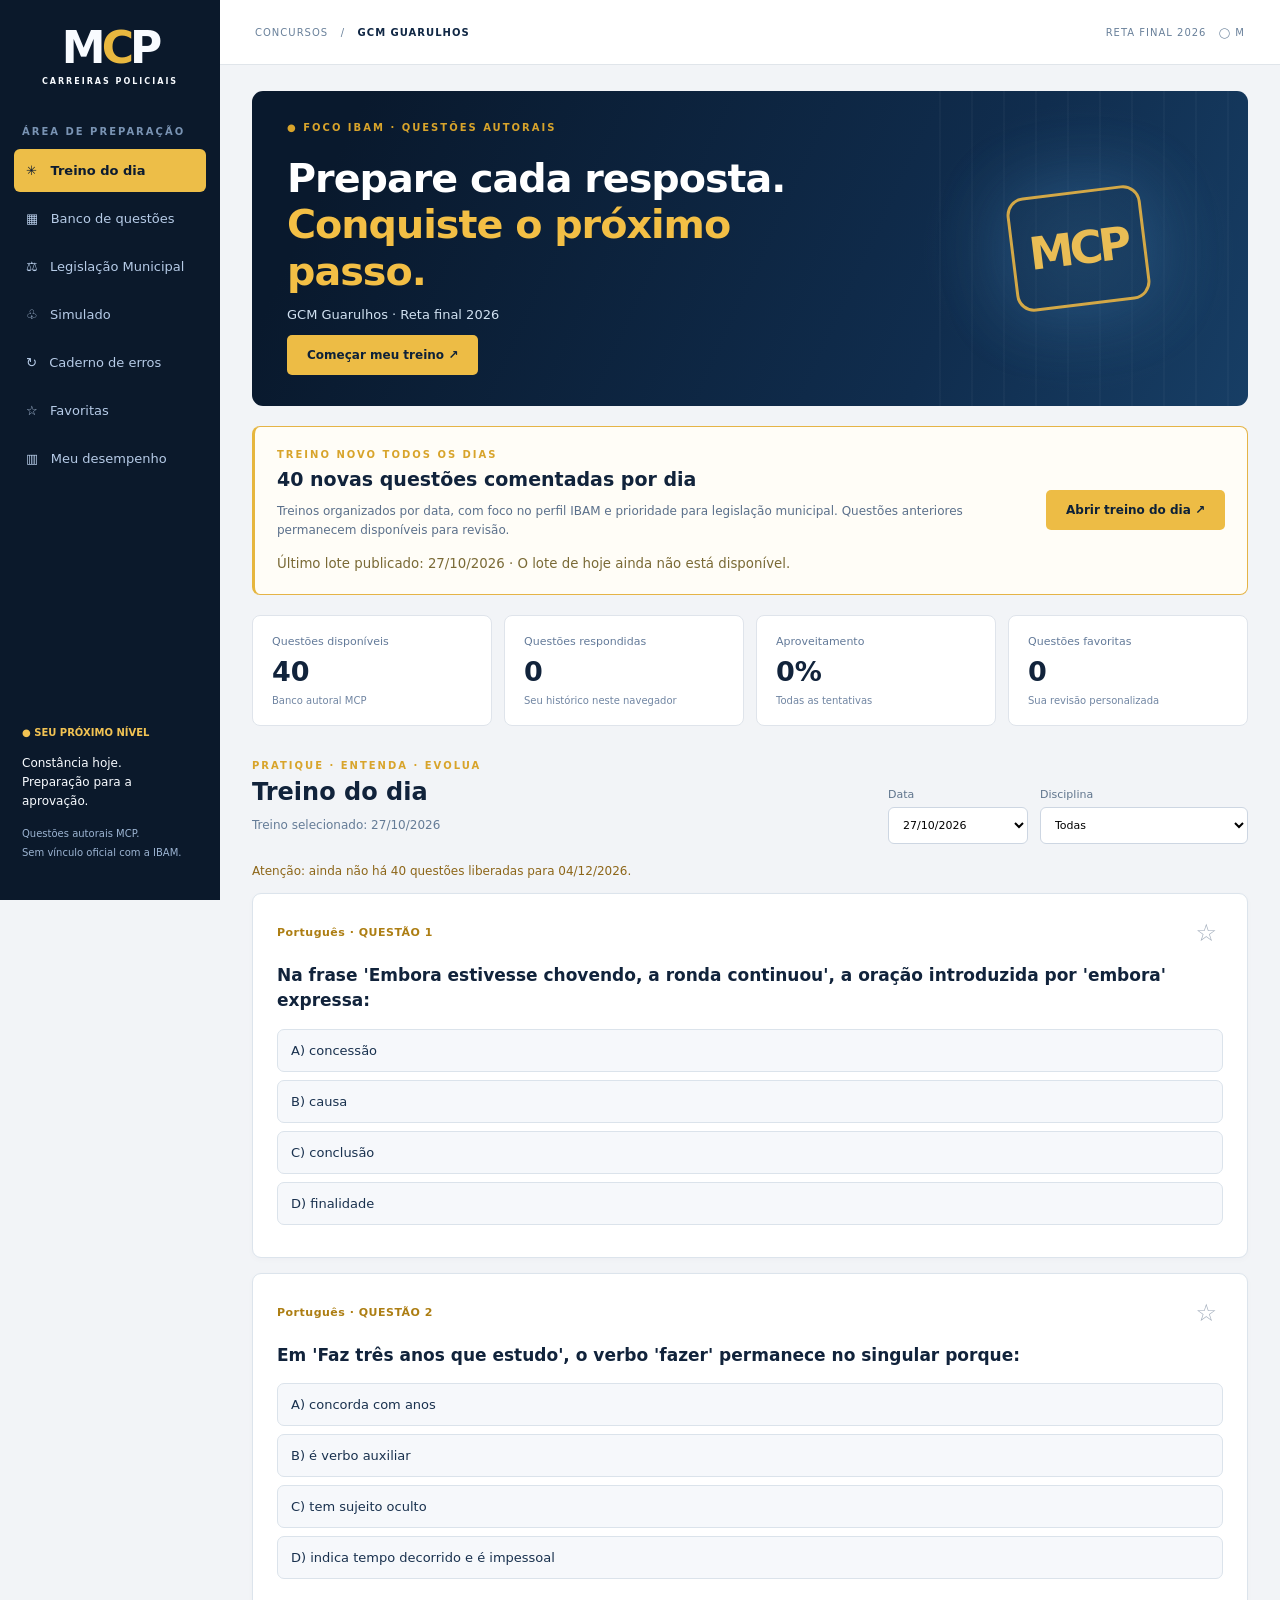
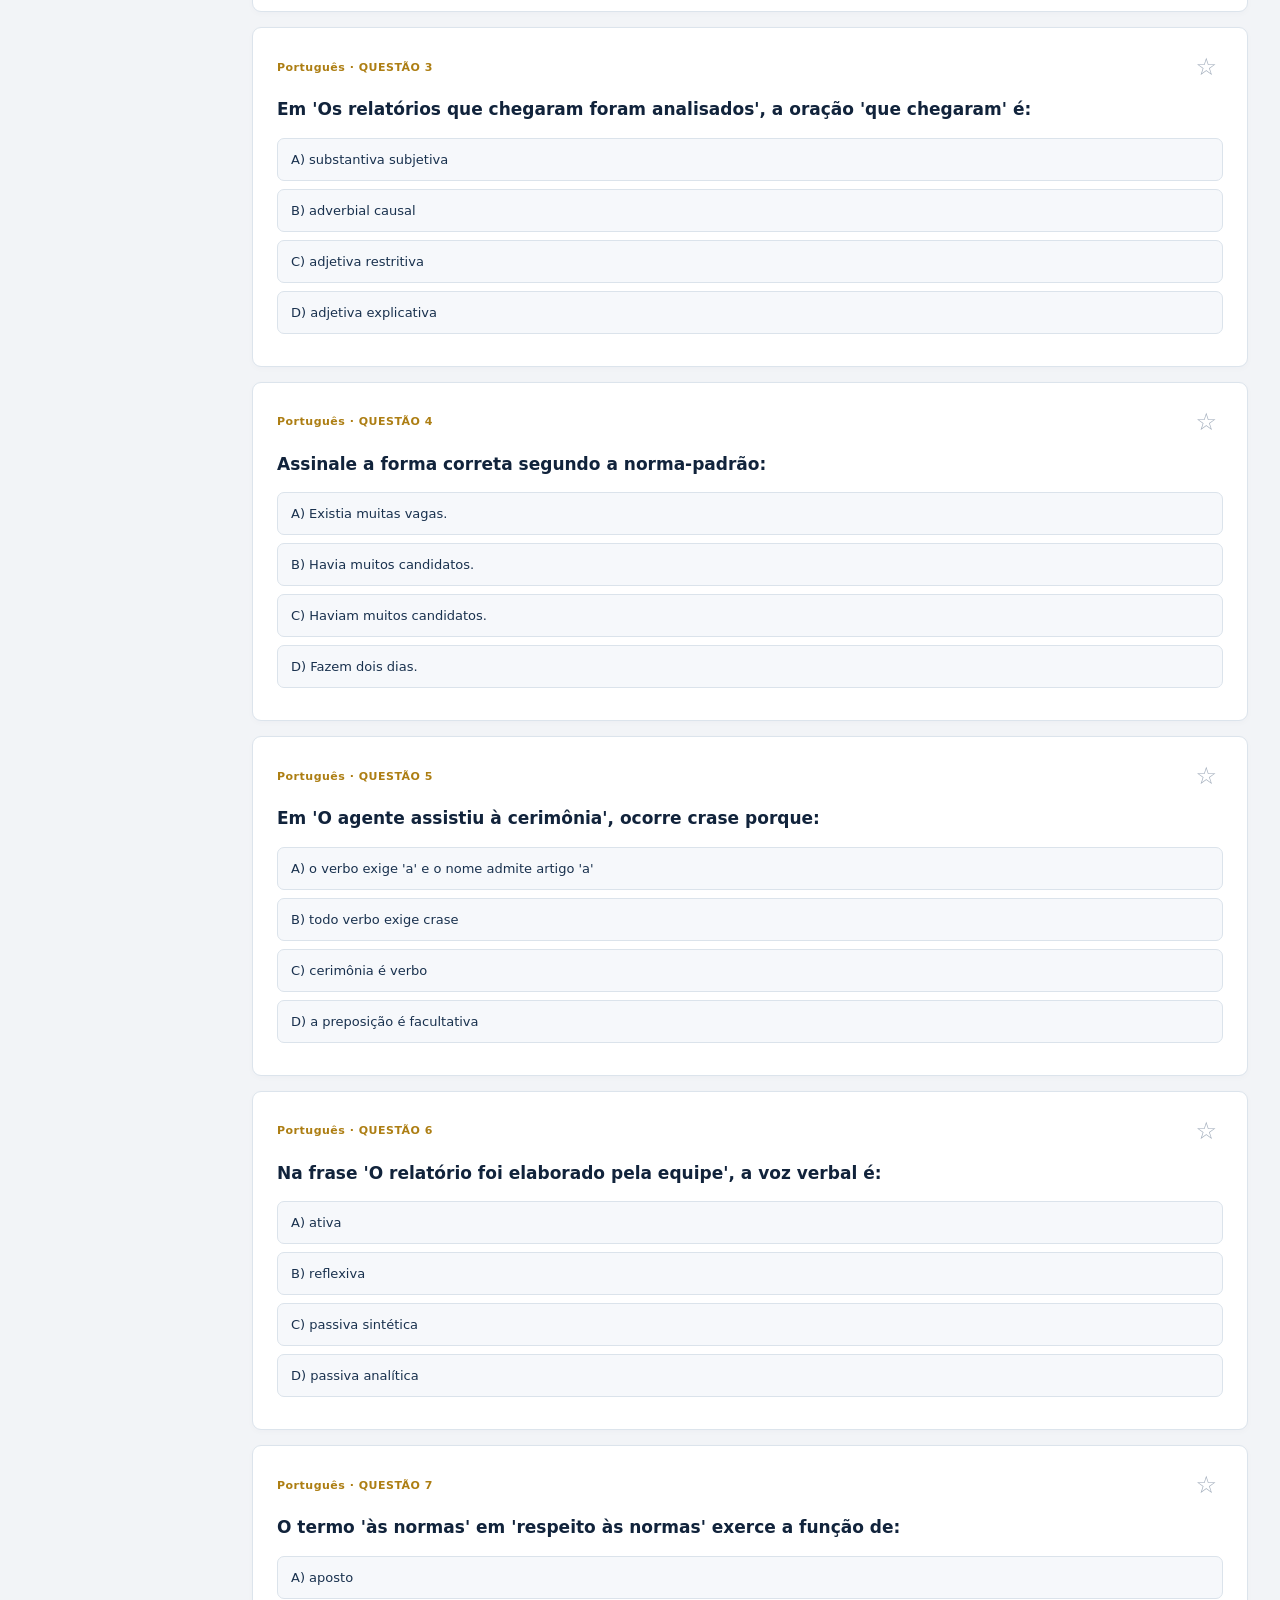
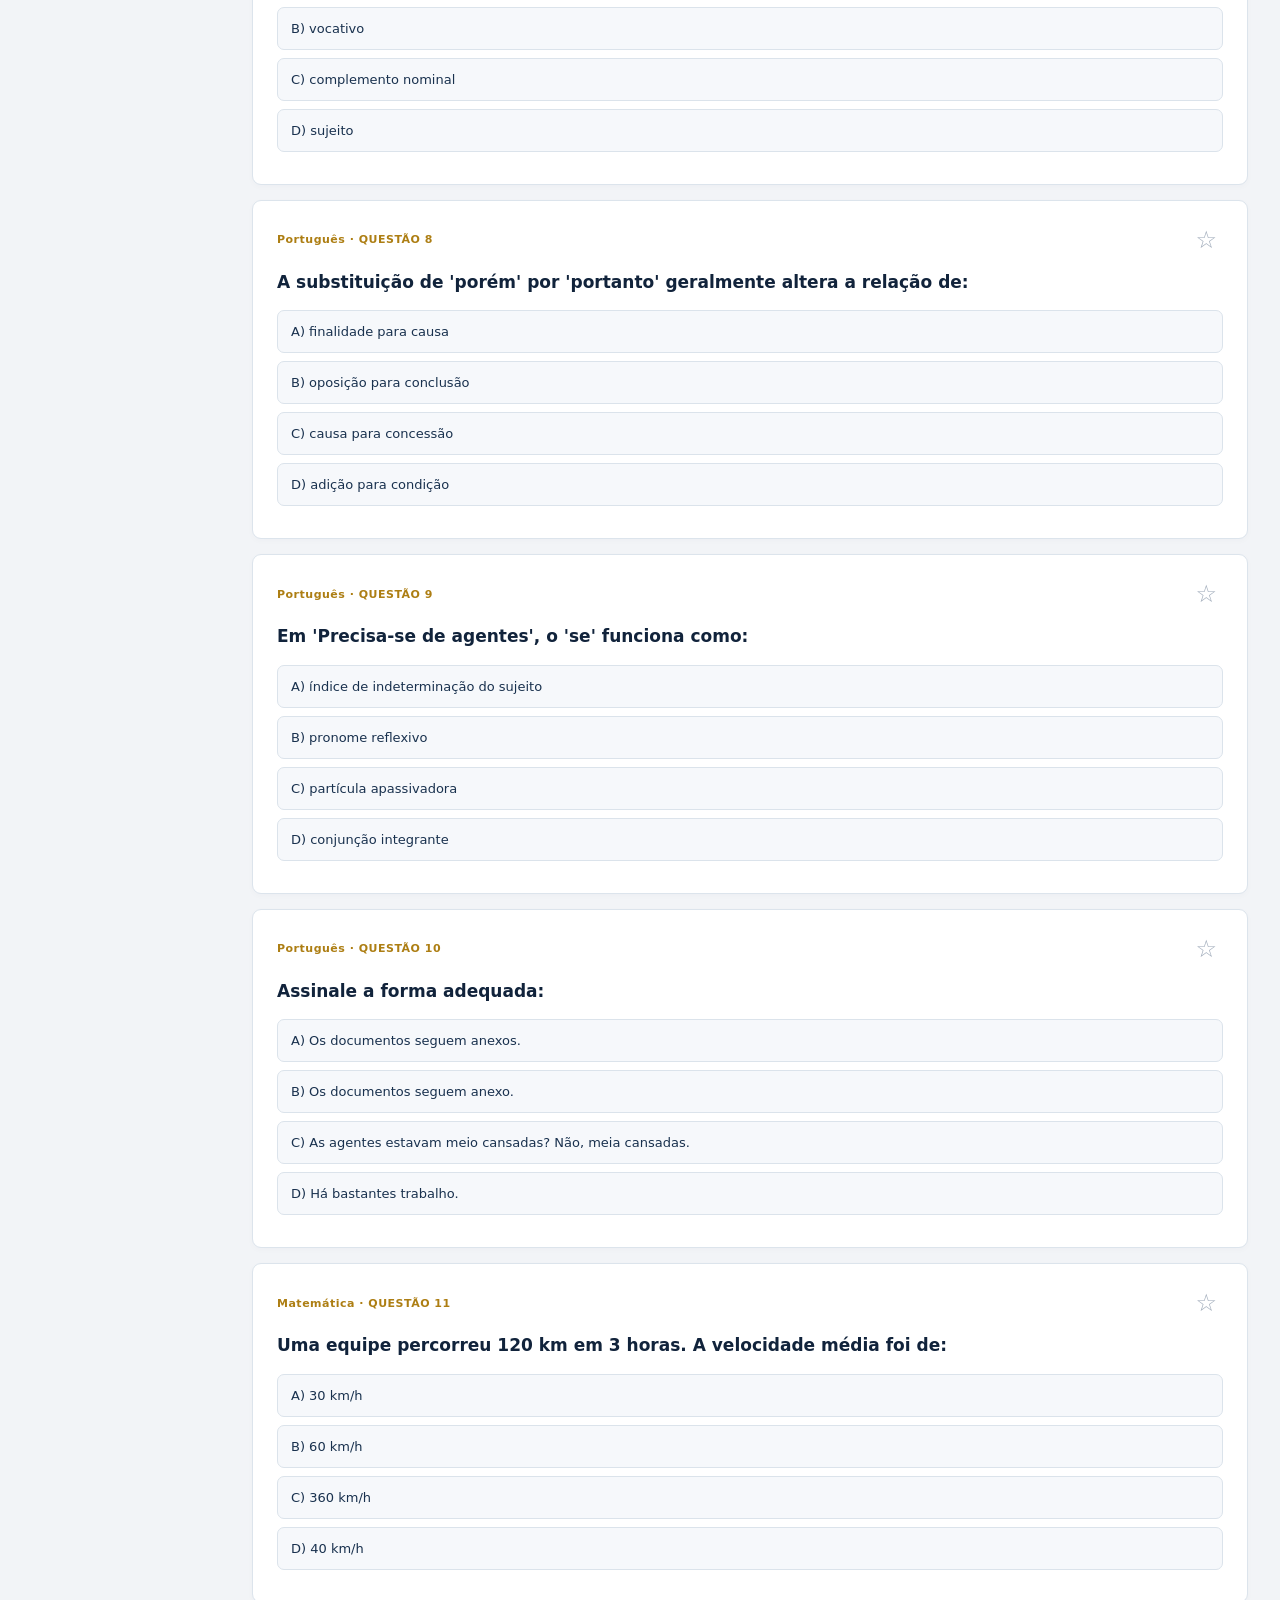
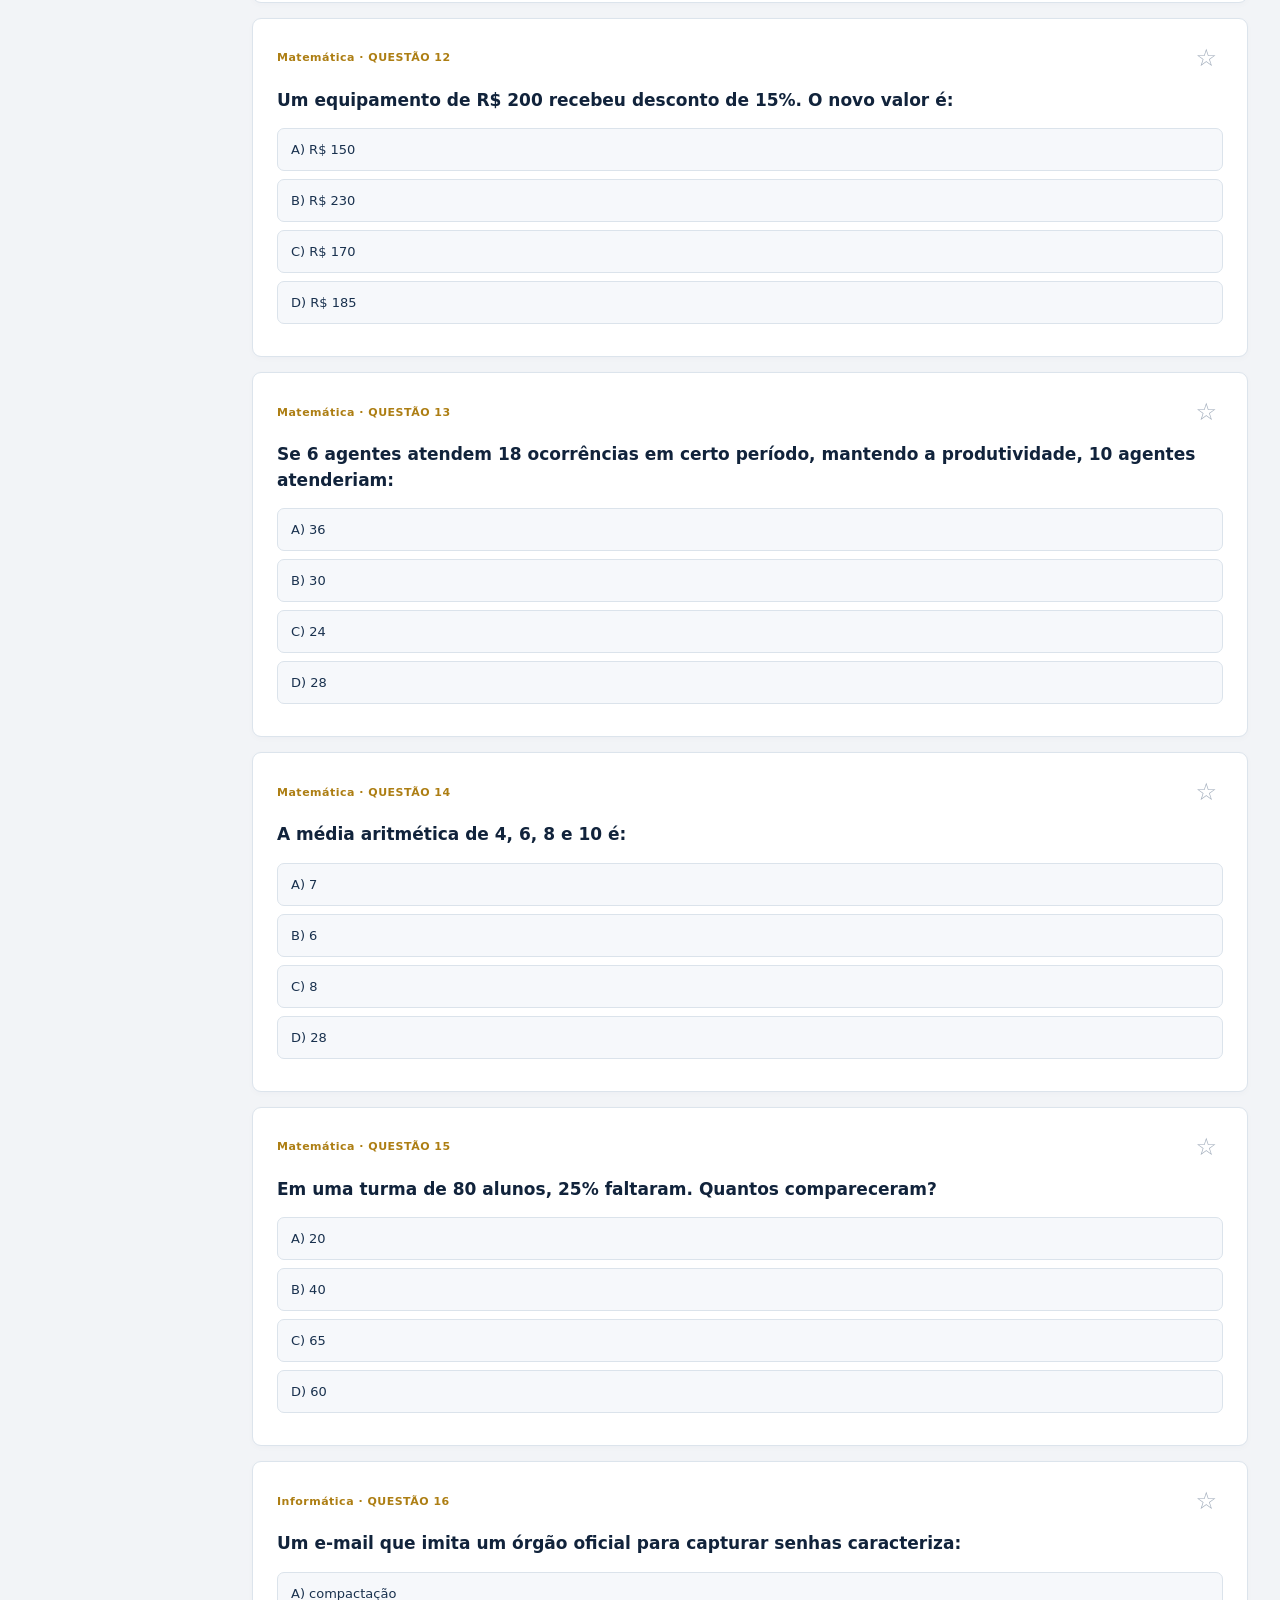
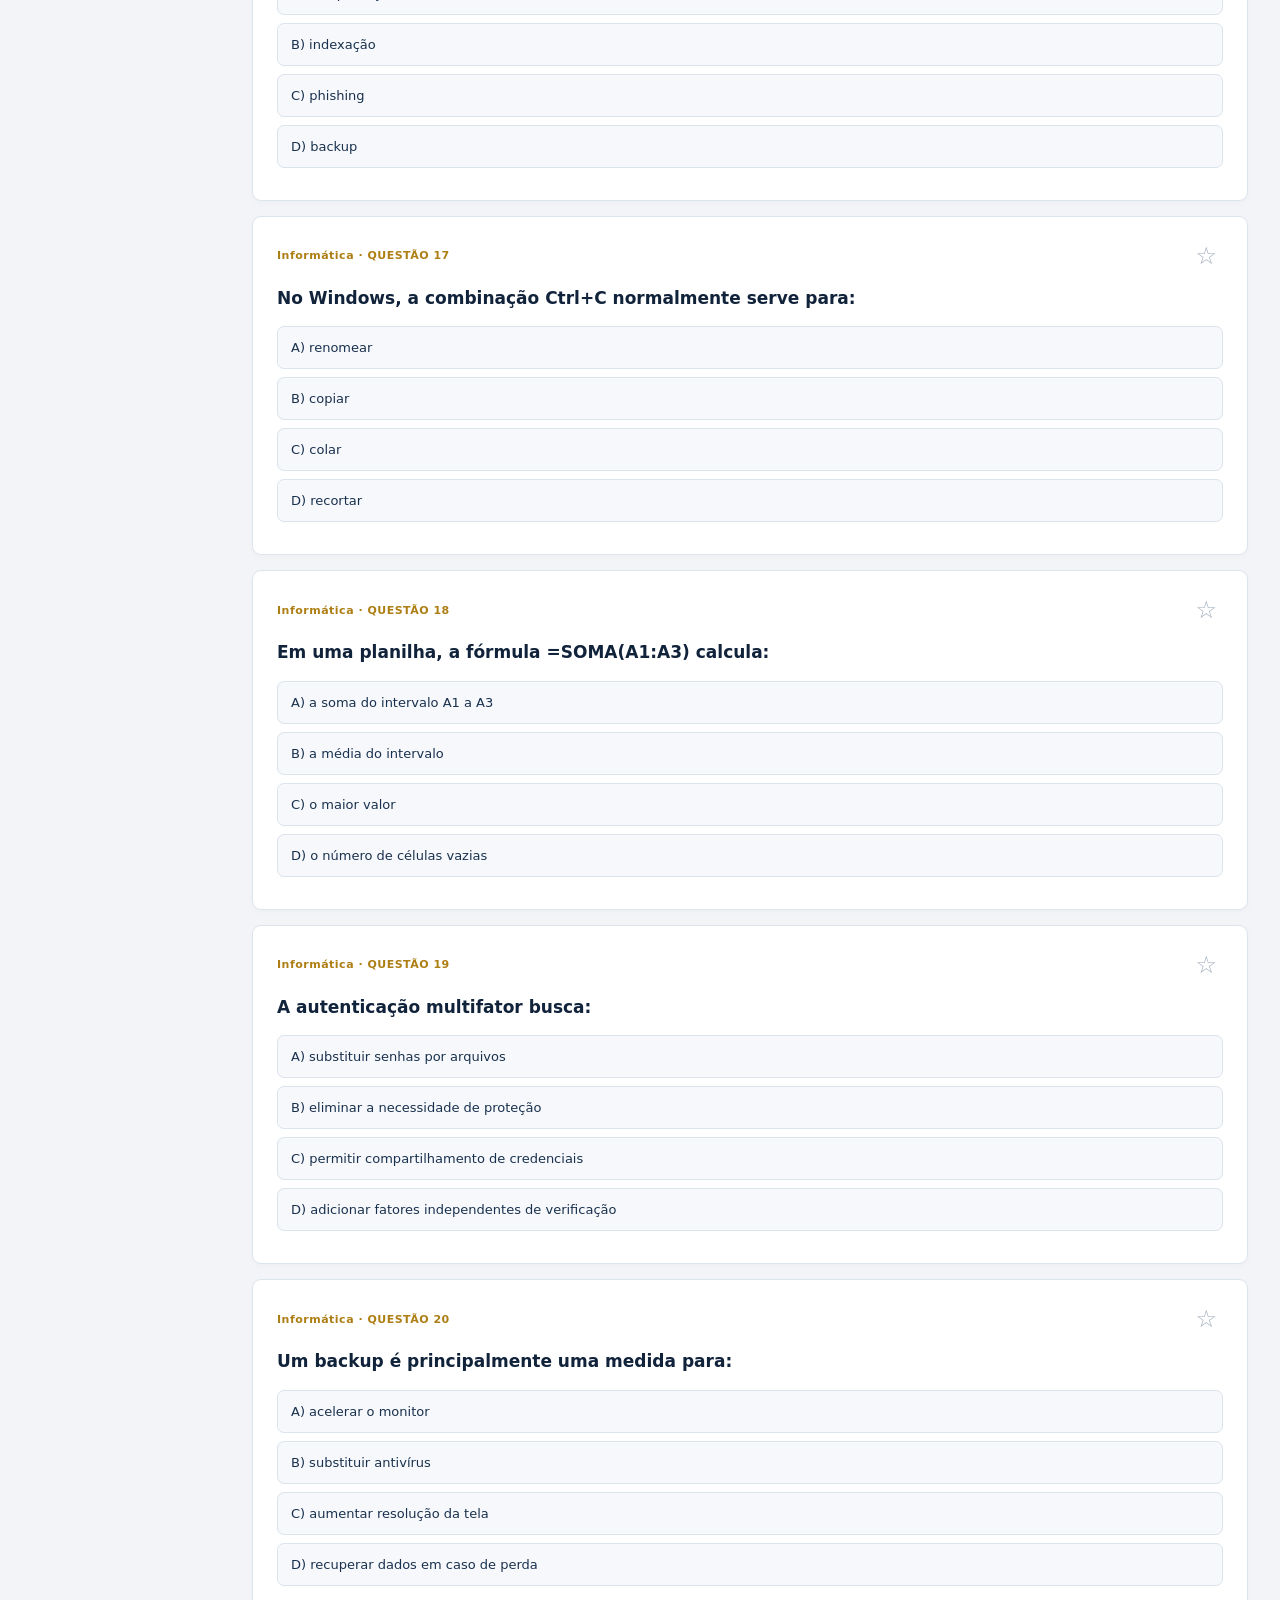
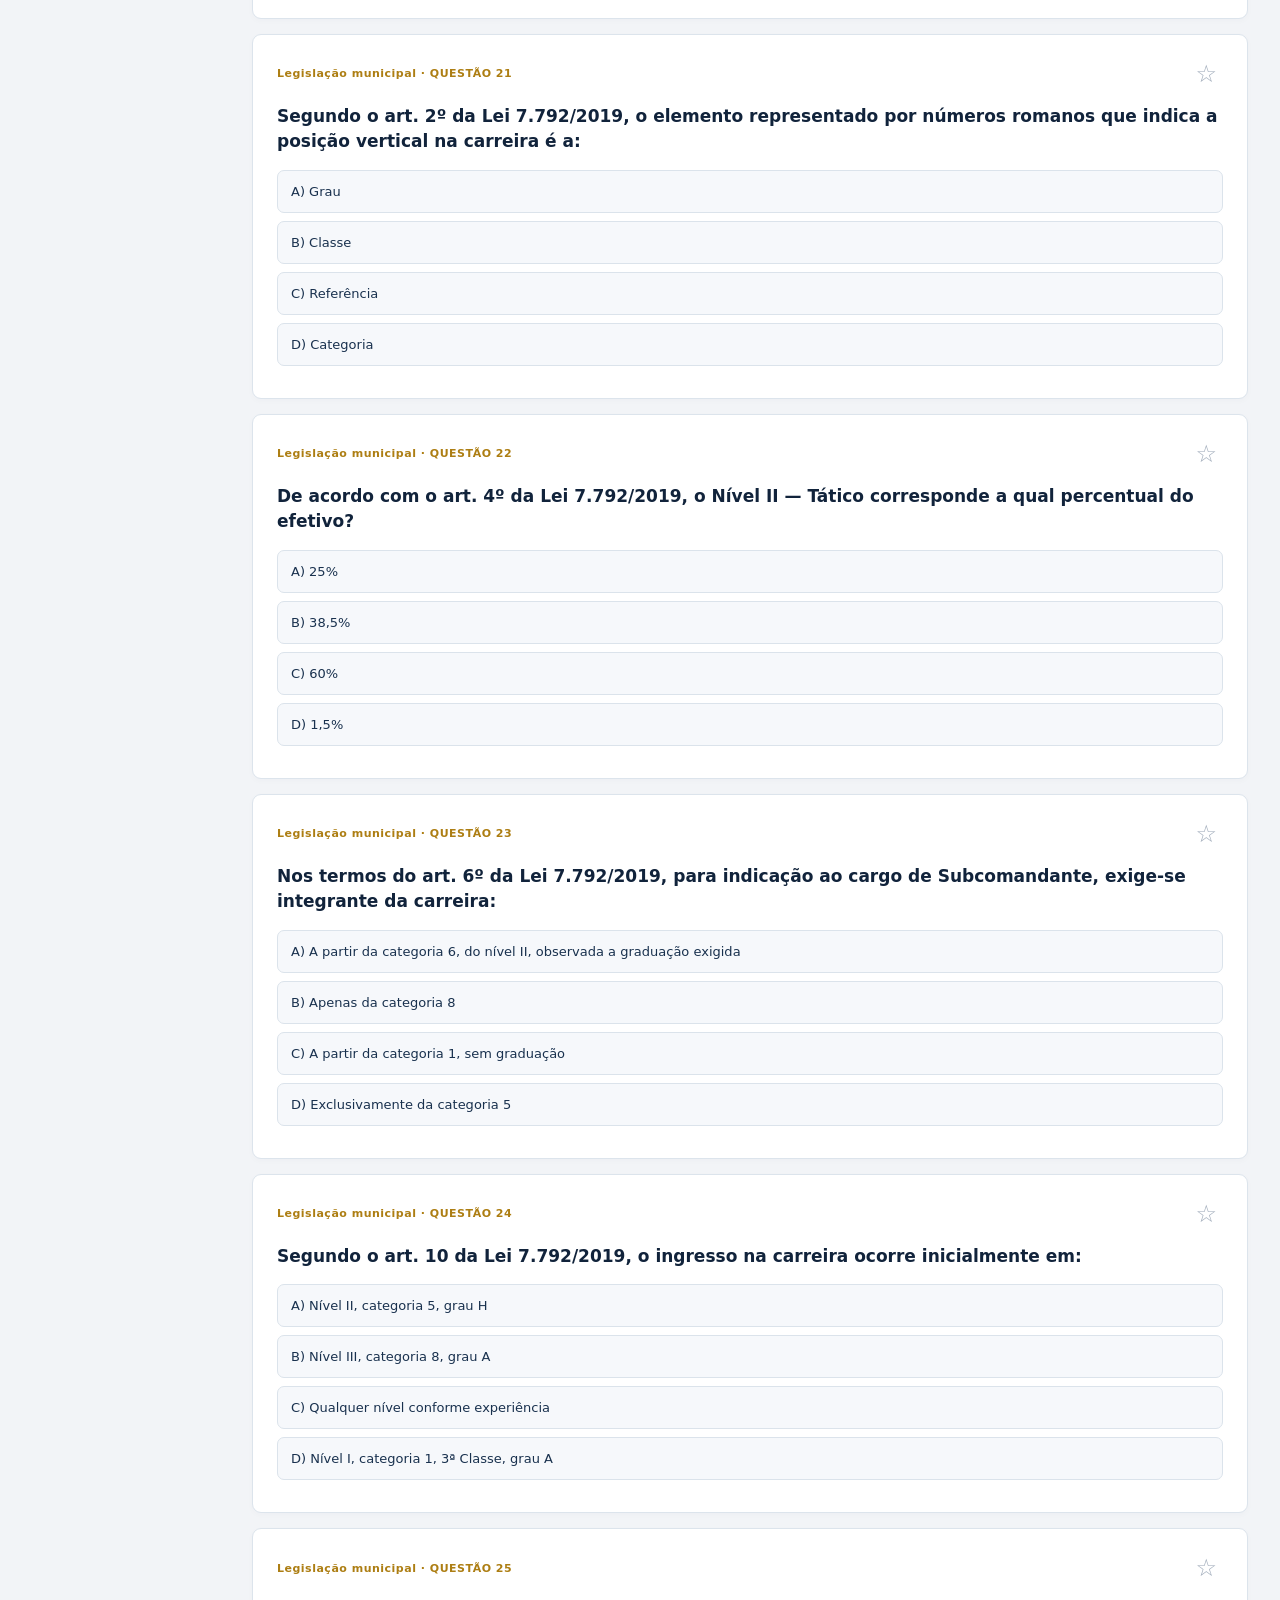
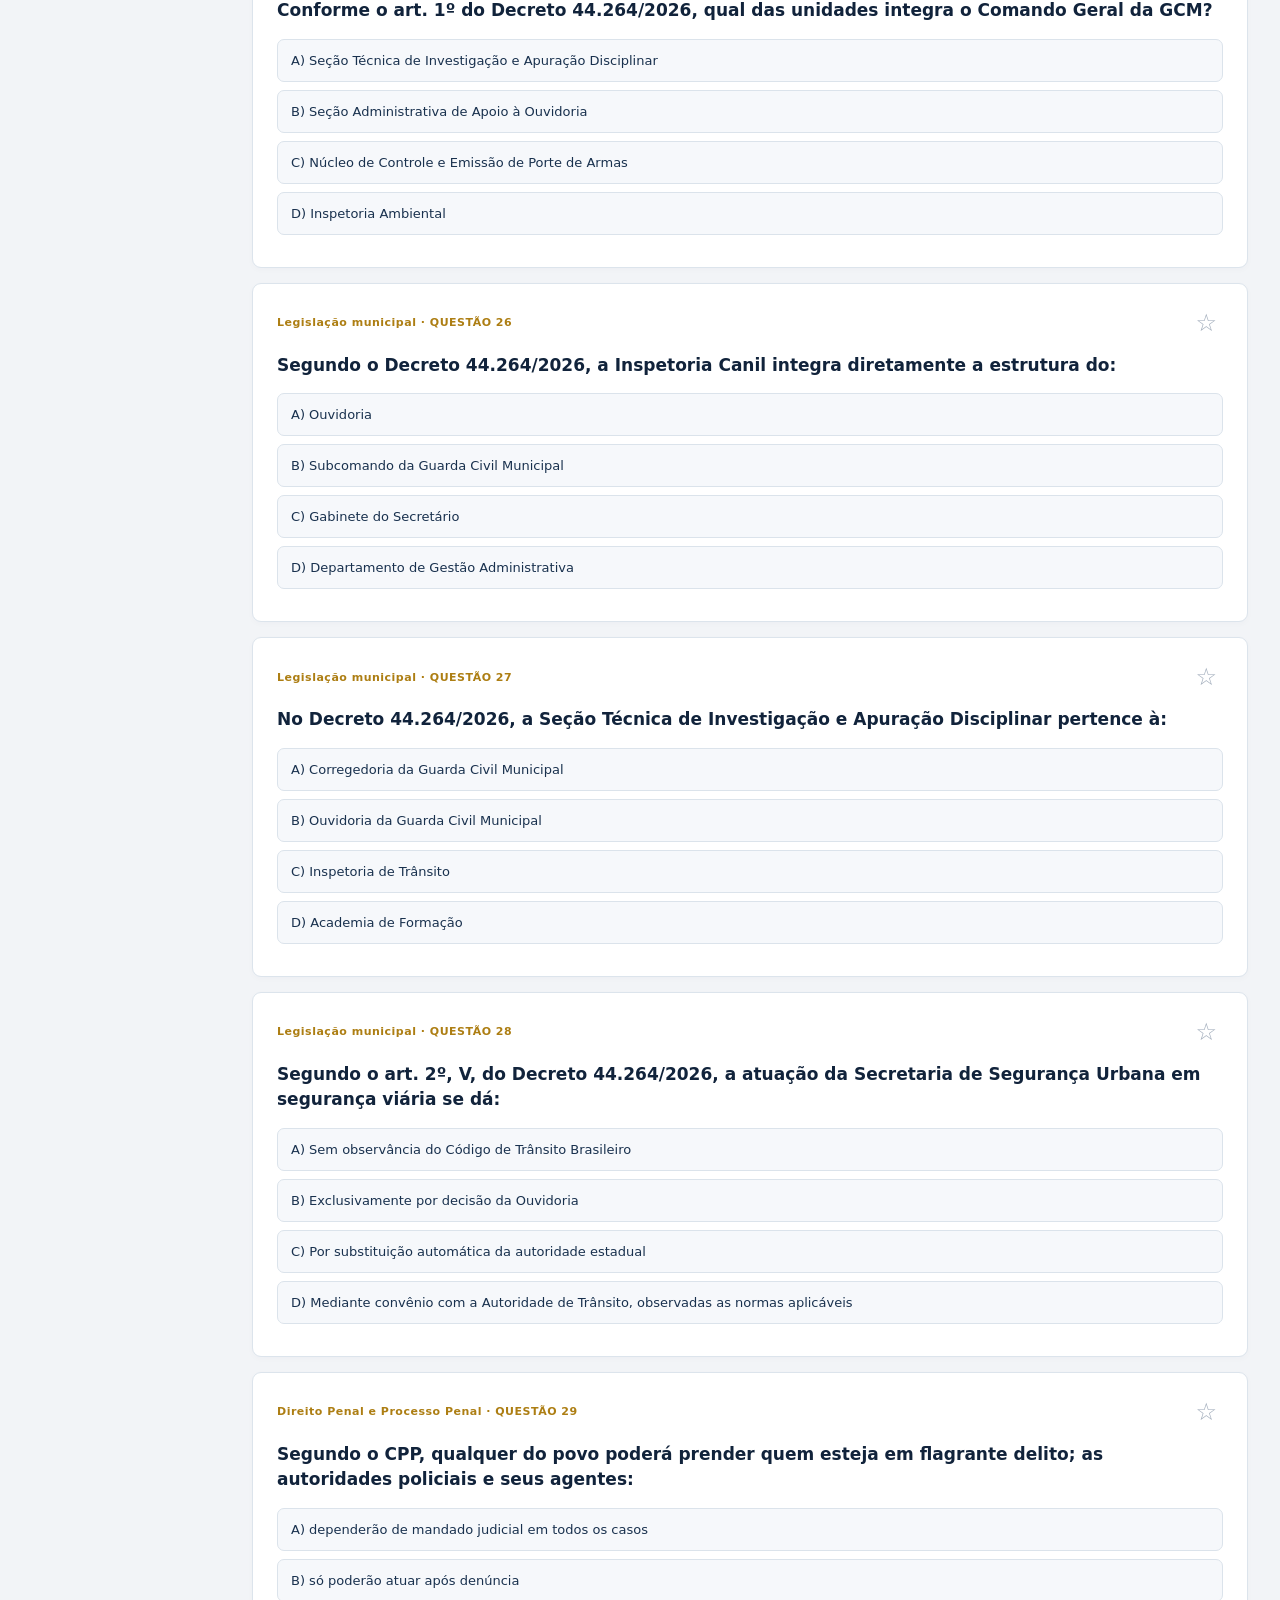
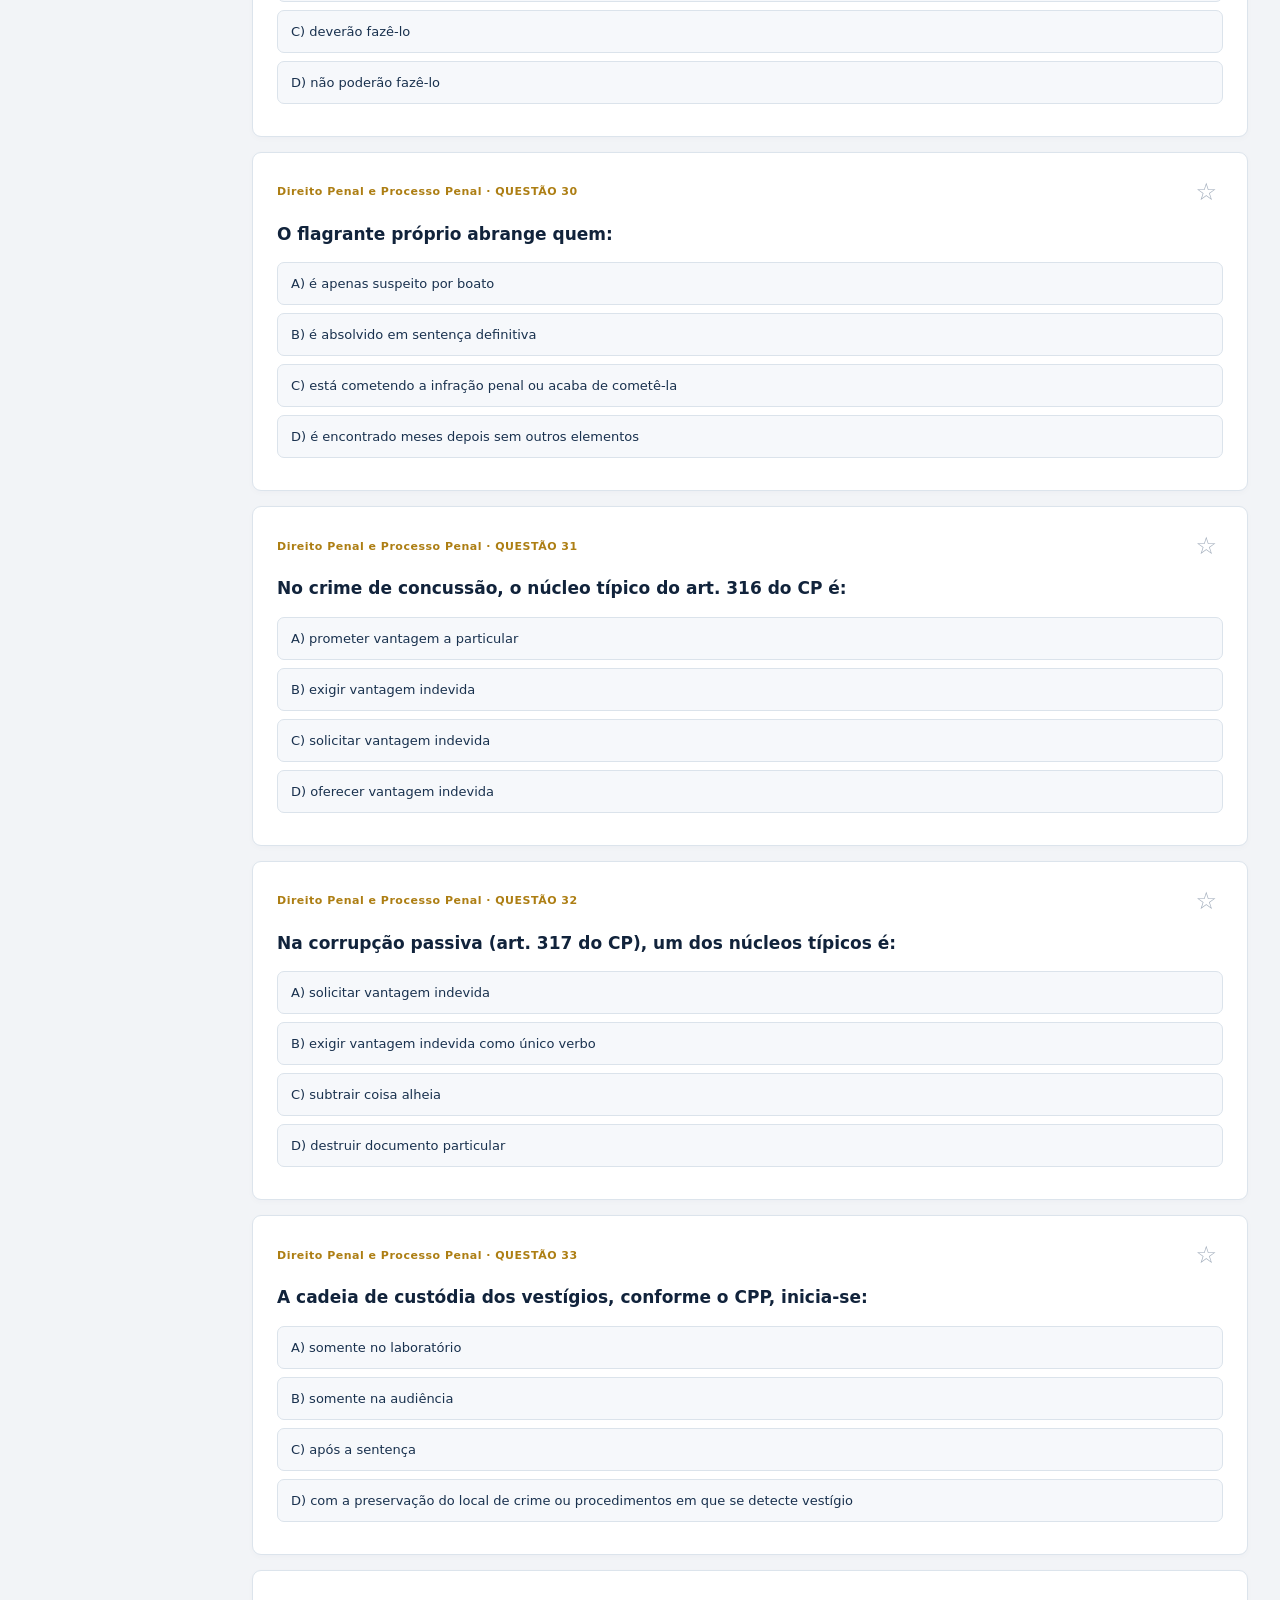
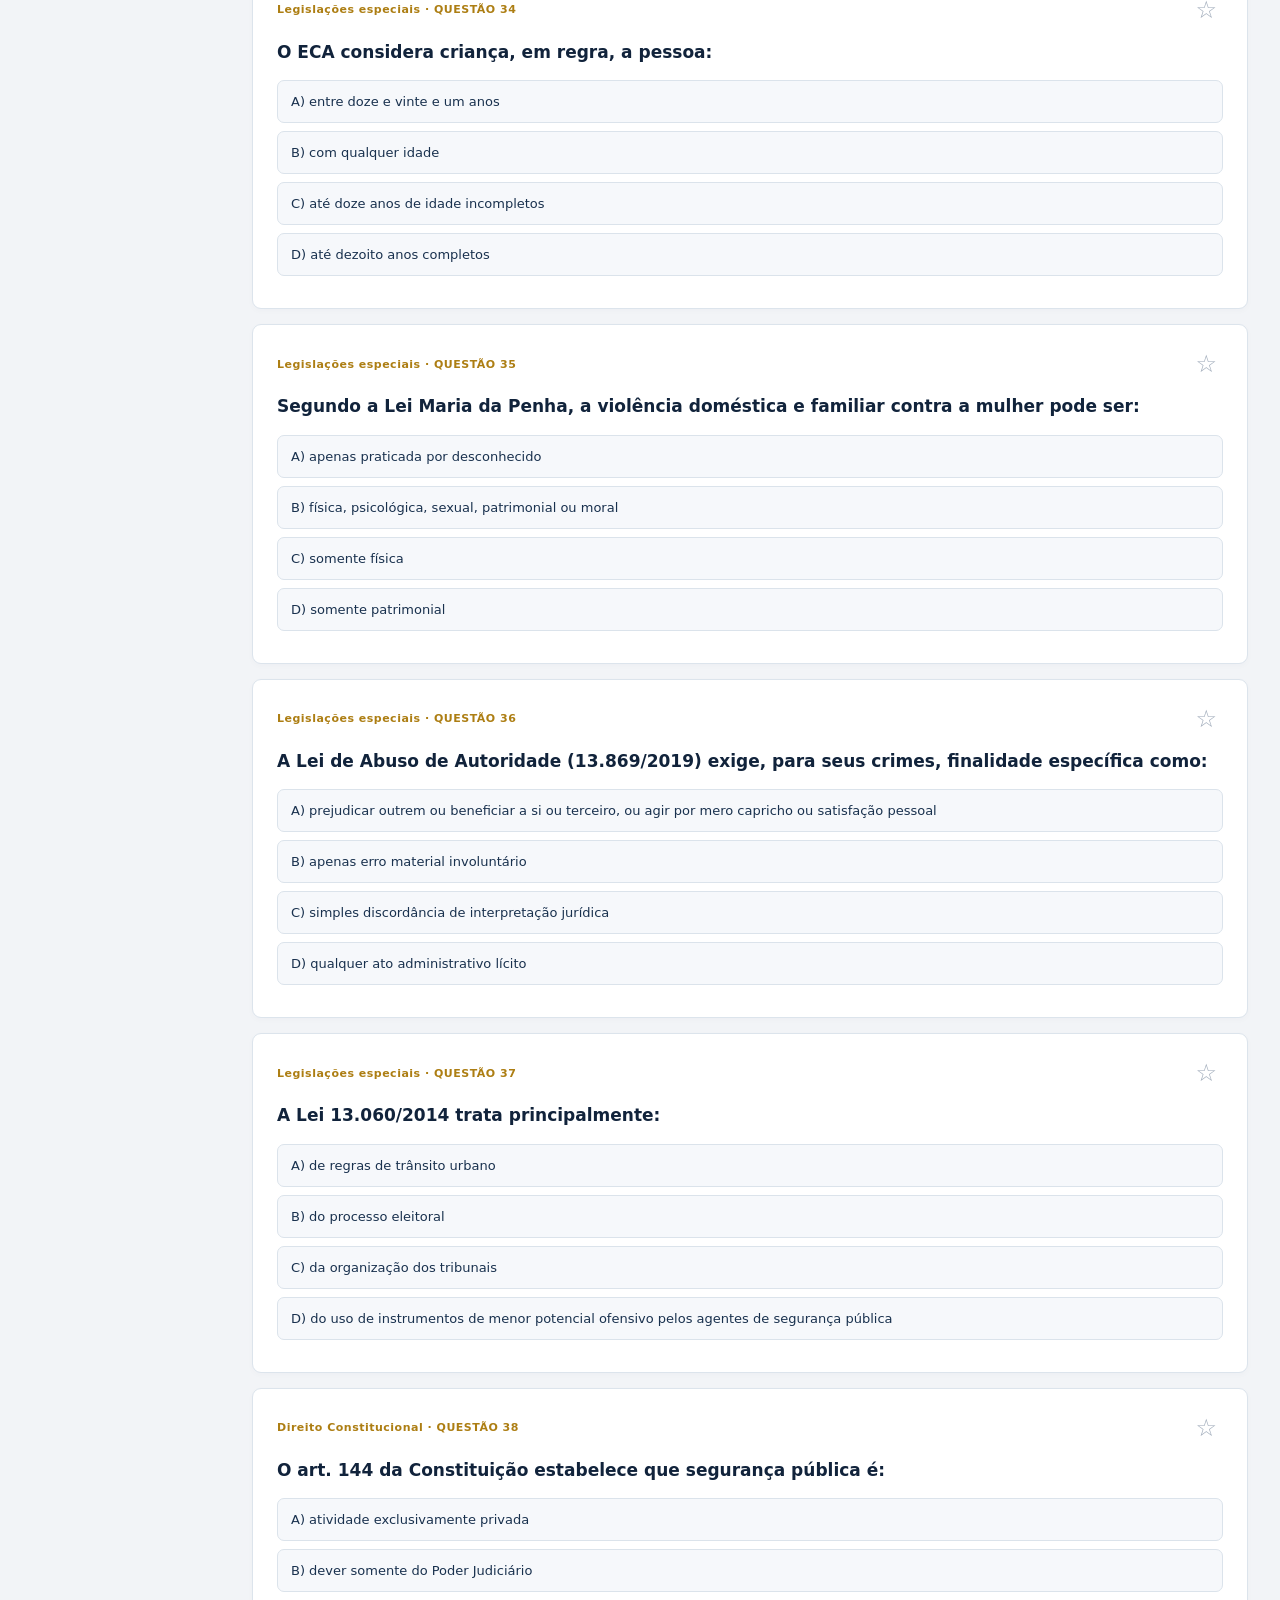
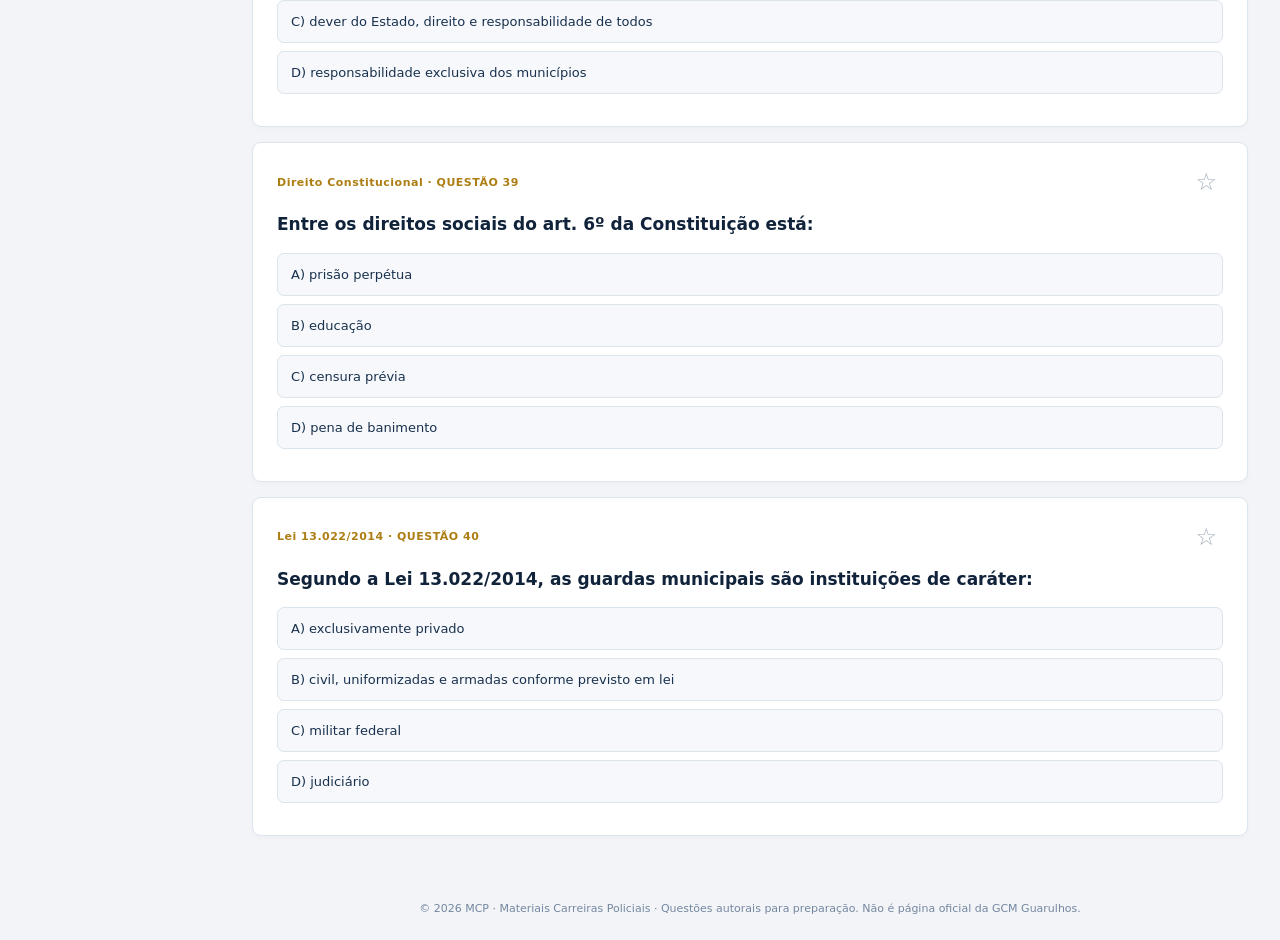
<file: guarulhos-diario/index.html>
<!doctype html><html lang="pt-BR"><head><meta charset="UTF-8"><meta name="viewport" content="width=device-width,initial-scale=1"><title>MCP | GCM Guarulhos — Reta Final</title><link rel="stylesheet" href="style.css"></head><body><div class="layout"><aside class="sidebar"><div class="logo">M<span>C</span>P<small>CARREIRAS POLICIAIS</small></div><div class="side-label">ÁREA DE PREPARAÇÃO</div><nav id="nav" aria-label="Navegação"><button data-view="today" class="active">✳ &nbsp; Treino do dia</button><button data-view="bank">▦ &nbsp; Banco de questões</button><button data-view="municipal">⚖ &nbsp; Legislação Municipal</button><button data-view="mock">♧ &nbsp; Simulado</button><button data-view="errors">↻ &nbsp; Caderno de erros</button><button data-view="favorites">☆ &nbsp; Favoritas</button><button data-view="performance">▥ &nbsp; Meu desempenho</button></nav><div class="side-bottom"><strong>● SEU PRÓXIMO NÍVEL</strong><p>Constância hoje.<br>Preparação para a aprovação.</p><small>Questões autorais MCP.<br>Sem vínculo oficial com a IBAM.</small></div></aside><div class="workspace"><div class="topbar"><span>CONCURSOS &nbsp; / &nbsp; <b>GCM GUARULHOS</b></span><span>RETA FINAL 2026 &nbsp; ◯ M</span></div><main><section class="hero"><div class="hero-copy"><div class="eyebrow">● FOCO IBAM · QUESTÕES AUTORAIS</div><h1>Prepare cada resposta.<br><em>Conquiste o próximo passo.</em></h1><p>GCM Guarulhos · Reta final 2026</p><button id="hero-start" class="gold">Começar meu treino ↗</button></div><div class="hero-art"><div class="shield">MCP</div></div></section><section class="announcement"><div><div class="eyebrow">TREINO NOVO TODOS OS DIAS</div><h2>40 novas questões comentadas por dia</h2><p>Treinos organizados por data, com foco no perfil IBAM e prioridade para legislação municipal. Questões anteriores permanecem disponíveis para revisão.</p><small id="publication-status">Carregando lotes...</small></div><button id="announcement-start" class="gold">Abrir treino do dia ↗</button></section><section class="stats"><article><small>Questões disponíveis</small><strong id="stat-total">—</strong><span>Banco autoral MCP</span></article><article><small>Questões respondidas</small><strong id="stat-answered">—</strong><span>Seu histórico neste navegador</span></article><article><small>Aproveitamento</small><strong id="stat-rate">—</strong><span>Todas as tentativas</span></article><article><small>Questões favoritas</small><strong id="stat-fav">—</strong><span>Sua revisão personalizada</span></article></section><section class="study"><div class="section-heading"><div><div class="eyebrow" id="section-kicker">PRATIQUE · ENTENDA · EVOLUA</div><h2 id="section-title">Treino do dia</h2><p id="section-subtitle"></p></div><div class="controls"><label id="date-wrap">Data <select id="dates"></select></label><label id="subject-wrap">Disciplina <select id="subjects"></select></label></div></div><div id="feedback" role="status"></div><div id="questions"></div></section></main><footer>© 2026 MCP · Materiais Carreiras Policiais · Questões autorais para preparação. Não é página oficial da GCM Guarulhos.</footer></div></div><script src="app.js"></script></body></html>
</file>
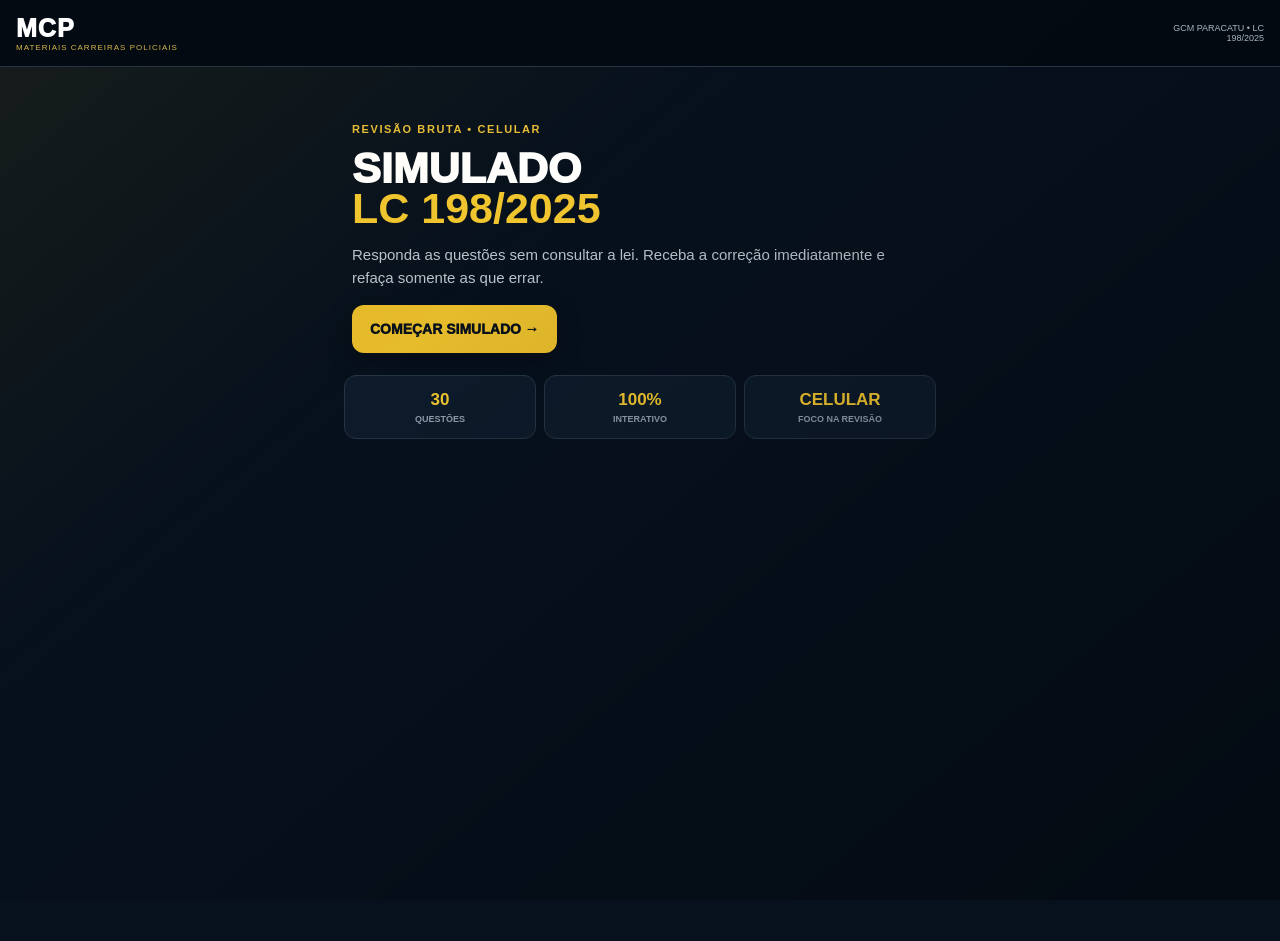
<file: lc-198/index.html>
<!doctype html>
<html lang="pt-BR">
<head>
<meta charset="utf-8">
<meta name="viewport" content="width=device-width,initial-scale=1,viewport-fit=cover">
<title>MCP • Simulado LC 198/2025</title>
<link rel="stylesheet" href="style.css">
</head>
<body>
<header class="top">
  <div class="brand"><span>MCP</span><small>MATERIAIS CARREIRAS POLICIAIS</small></div>
  <div class="tag">GCM PARACATU • LC 198/2025</div>
</header>

<main class="wrap">
<section id="home" class="screen">
  <div class="hero">
    <span class="eyebrow">REVISÃO BRUTA • CELULAR</span>
    <h1>SIMULADO<br><b>LC 198/2025</b></h1>
    <p>Responda as questões sem consultar a lei. Receba a correção imediatamente e refaça somente as que errar.</p>
    <button class="primary" onclick="start()">COMEÇAR SIMULADO →</button>
  </div>
  <div class="stats">
    <div><b>30</b><span>QUESTÕES</span></div>
    <div><b>100%</b><span>INTERATIVO</span></div>
    <div><b>CELULAR</b><span>FOCO NA REVISÃO</span></div>
  </div>
</section>

<section id="quiz" class="screen hidden">
  <div class="quiz-head">
    <button class="ghost" onclick="goHome()">← Sair</button>
    <div><b id="counter">QUESTÃO 01/30</b><span id="scoreMini">0 acertos</span></div>
  </div>
  <div class="bar"><i id="bar"></i></div>
  <article class="card">
    <span class="qnum" id="qnum">QUESTÃO 01</span>
    <h2 id="question"></h2>
    <div id="options"></div>
    <button id="confirm" class="primary wide" onclick="confirmAnswer()" disabled>CONFIRMAR RESPOSTA</button>
    <div id="feedback" class="feedback hidden"></div>
    <button id="next" class="next hidden" onclick="nextQuestion()">PRÓXIMA QUESTÃO →</button>
  </article>
</section>

<section id="result" class="screen hidden">
  <div class="hero result">
    <span class="eyebrow">SIMULADO CONCLUÍDO</span>
    <h1>SEU<br><b>RESULTADO</b></h1>
    <div class="bigscore" id="finalScore">0%</div>
    <p id="finalText"></p>
  </div>
  <div class="results-grid">
    <div><b id="hits">0</b><span>ACERTOS</span></div>
    <div><b id="misses">0</b><span>ERROS</span></div>
    <div><b id="answered">30</b><span>RESPONDIDAS</span></div>
  </div>
  <button class="primary wide" onclick="reviewErrors()">REFAZER QUESTÕES ERRADAS</button>
  <button class="secondary wide" onclick="start()">FAZER NOVAMENTE</button>
  <button class="ghost wide" onclick="goHome()">VOLTAR AO INÍCIO</button>
</section>
</main>
<script src="app.js"></script>
</body></html>
</file>
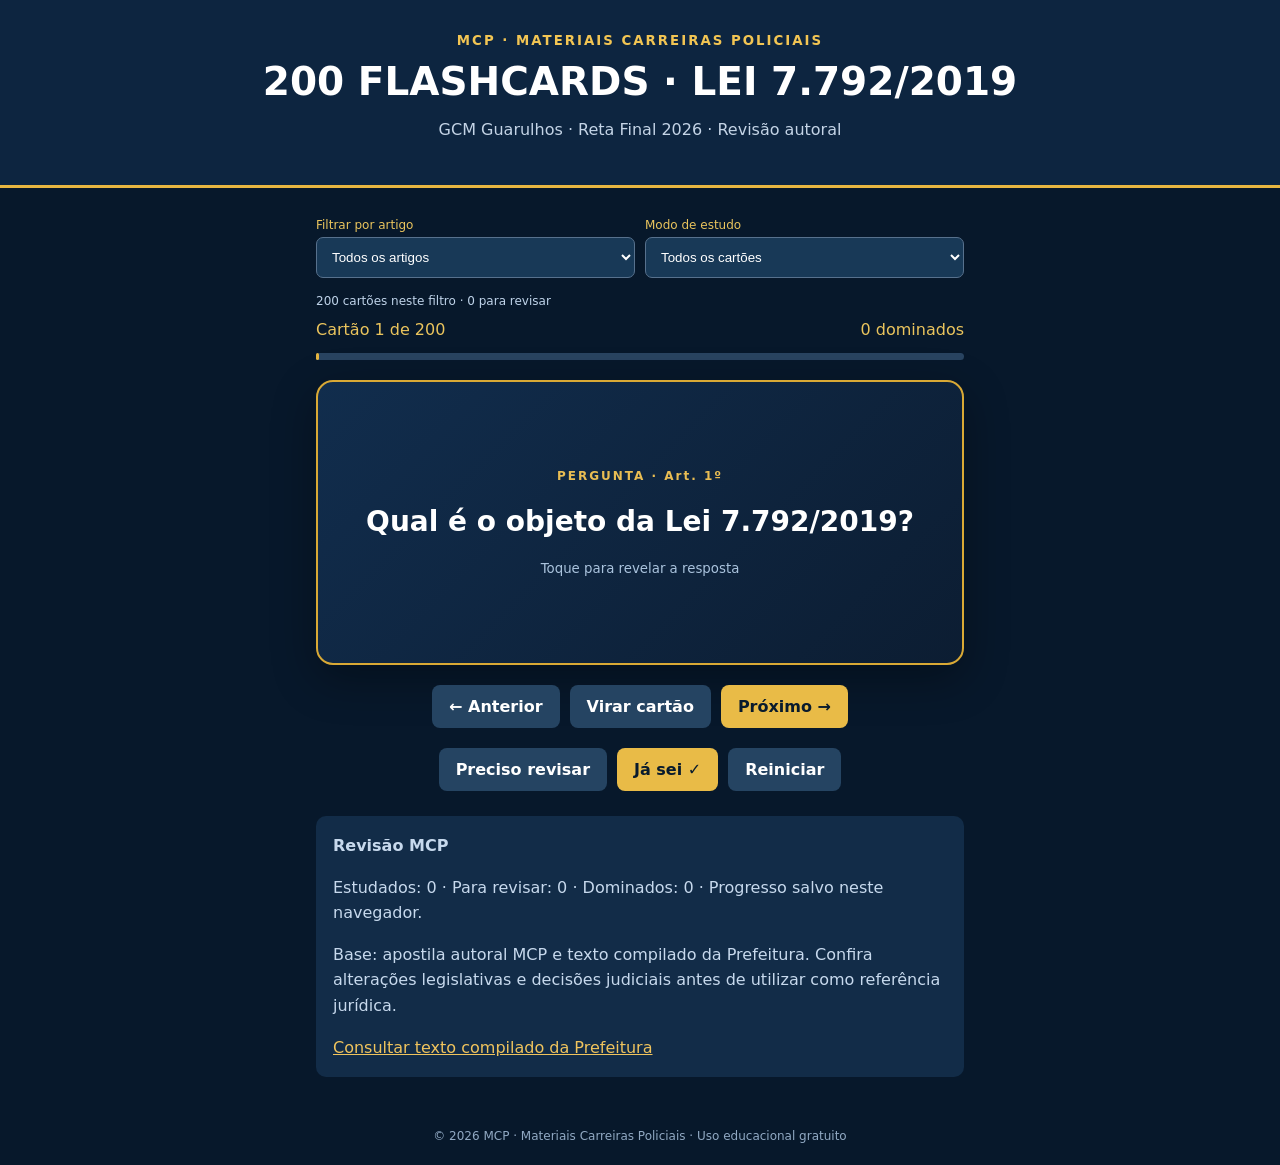
<file: guarulhos-diario/flashcards.html>
<!doctype html><html lang="pt-BR"><head><meta charset="utf-8"><meta name="viewport" content="width=device-width,initial-scale=1"><title>MCP | Flashcards Lei 7.792/2019</title><style>:root{font-family:system-ui,Arial,sans-serif;background:#07182b;color:#fff}*{box-sizing:border-box}body{margin:0}header{padding:30px 18px;text-align:center;background:#0d2540;border-bottom:3px solid #e6b641}header small{color:#f2c553;letter-spacing:2px;font-weight:800}h1{font-size:clamp(24px,5vw,39px);margin:10px 0}header p{color:#c4d4e6}main{max-width:680px;margin:30px auto;padding:0 16px}.progress{display:flex;justify-content:space-between;color:#eac45d;margin-bottom:14px}.bar{height:7px;border-radius:9px;background:#294461;margin-bottom:20px}.fill{height:100%;width:0;background:#e6b641;border-radius:9px;transition:width .2s}.card{width:100%;min-height:285px;padding:30px;border:2px solid #d9a935;border-radius:17px;background:linear-gradient(135deg,#112d4d,#0c1d32);color:#fff;cursor:pointer;text-align:center;display:flex;flex-direction:column;justify-content:center;align-items:center;gap:20px;box-shadow:0 14px 45px #0005}.card span{color:#e9bd53;font-size:12px;letter-spacing:2px;font-weight:800}.card strong{font-size:clamp(20px,4vw,28px);line-height:1.35}.card small{color:#aac3dd}.actions{display:flex;gap:10px;justify-content:center;margin:20px 0;flex-wrap:wrap}button{font:inherit}button.action{background:#e9bb47;border:0;border-radius:8px;padding:12px 17px;color:#091b2d;font-weight:800;cursor:pointer}button.secondary{background:#254462;color:white}.summary{margin:25px 0;padding:17px;background:#122c48;border-radius:10px;color:#c7d9ed;line-height:1.6}a{color:#f0c45d}footer{text-align:center;font-size:12px;color:#91a9c3;padding:22px}.filters{display:grid;grid-template-columns:repeat(2,minmax(0,1fr));gap:10px;margin:16px 0}.filters label{display:grid;gap:5px;font-size:12px;color:#eac45d}.filters select{padding:11px;border-radius:7px;background:#183957;color:white;border:1px solid #57718d}.mode-note{font-size:12px;color:#bfd3e9;margin:12px 0}.card:focus-visible,button:focus-visible{outline:3px solid #fff;outline-offset:3px}@media(max-width:450px){.filters{grid-template-columns:1fr}}</style></head><body><header><small>MCP · MATERIAIS CARREIRAS POLICIAIS</small><h1>200 FLASHCARDS · LEI 7.792/2019</h1><p>GCM Guarulhos · Reta Final 2026 · Revisão autoral</p></header><main><div class="filters"><label>Filtrar por artigo<select id="article-filter"><option value="all">Todos os artigos</option></select></label><label>Modo de estudo<select id="mode-filter"><option value="all">Todos os cartões</option><option value="miss">Preciso revisar</option><option value="new">Ainda não estudados</option><option value="know">Já dominados</option><option value="hard">Pegadinhas IBAM</option></select></label></div><div class="mode-note" id="mode-note"></div><div class="progress"><span id="position"></span><span id="score"></span></div><div class="bar"><div class="fill" id="fill"></div></div><button class="card" id="card" aria-label="Virar cartão"><span id="side">PERGUNTA</span><strong id="content"></strong><small id="hint">Toque para revelar a resposta</small></button><div class="actions"><button class="action secondary" id="prev">← Anterior</button><button class="action secondary" id="flip">Virar cartão</button><button class="action" id="next">Próximo →</button></div><div class="actions"><button class="action secondary" id="miss">Preciso revisar</button><button class="action" id="know">Já sei ✓</button><button class="action secondary" id="reset">Reiniciar</button></div><div class="summary"><b>Revisão MCP</b><p id="info"></p><p>Base: apostila autoral MCP e texto compilado da Prefeitura. Confira alterações legislativas e decisões judiciais antes de utilizar como referência jurídica.</p><a href="https://www.guarulhos.sp.gov.br/06_prefeitura/leis/leis_download/07792lei.pdf" target="_blank" rel="noopener">Consultar texto compilado da Prefeitura</a></div></main><footer>© 2026 MCP · Materiais Carreiras Policiais · Uso educacional gratuito</footer><script>const cards=[["Qual é o objeto da Lei 7.792/2019?","Reestruturar o plano de cargos, empregos, carreira e salários da GCM Guarulhos.","Art. 1º"],["O que é nível?","Agrupamento de categorias com atribuições similares.","Art. 2º, I"],["O que é categoria?","Elemento indicativo da posição hierárquica no nível.","Art. 2º, II"],["O que é grau?","Letra que indica posição hierárquica na categoria.","Art. 2º, III"],["O que é referência?","Número romano que indica posição vertical na carreira.","Art. 2º, IV"],["Quantos níveis e categorias existem?","Três níveis, oito categorias e oito graus por categoria.","Art. 4º"],["Qual é o percentual do Nível I?","60% do efetivo; nível de Execução.","Art. 4º, I"],["Qual é o percentual do Nível II?","38,5% do efetivo; nível Tático.","Art. 4º, II"],["Qual é o percentual do Nível III?","1,5% do efetivo; nível Estratégico.","Art. 4º, III"],["Como ocorre o ingresso na carreira?","Nível I, categoria 1 (3ª Classe), grau A, mediante concurso.","Art. 10"],["Qual é a lotação vedada pelo art. 5º?","Lotação fora da Secretaria para Assuntos de Segurança Pública.","Art. 5º"],["Quem pode ser Comandante Geral?","Integrante das categorias 7 ou 8 do Nível III, com graduação.","Art. 6º, I"],["Qual categoria mínima para Subcomandante?","Categoria 6, do Nível II, com graduação.","Art. 6º, I"],["Qual categoria mínima para Inspetor Geral?","Categoria 5, do Nível II, com diploma superior.","Art. 6º, III"],["O inciso II do art. 6º está vigente?","Não. Foi revogado pela Lei 8.429/2025.","Art. 6º, II"],["Onde estão as atribuições dos comissionados?","No Anexo II da Lei 7.792/2019.","Art. 7º"],["Qual é a jornada semanal prevista no caput?","40 horas, com possibilidade de revezamento e plantão.","Art. 9º"],["Qual é a altura mínima textual para mulher?","1,55 metro, conforme o art. 10, § 1º, II.","Art. 10"],["Qual é a altura mínima textual para homem?","1,60 metro, conforme o art. 10, § 1º, II.","Art. 10"],["Qual percentual mínimo de vagas femininas?","20% das vagas do edital, conforme a lei.","Art. 10, § 2º"],["Qual CNH é exigida para a posse?","Categoria B ou superior; admite-se provisória.","Art. 11"],["O limite máximo de 35 anos continua válido?","Não. A apostila registra sua declaração de inconstitucionalidade.","Art. 11"],["Qual é a idade mínima prevista para a posse?","18 anos.","Art. 11"],["Quanto dura o curso de formação inicial?","Um ano; integra o estágio probatório.","Art. 12"],["Qual é a duração do estágio probatório?","Três anos.","Art. 15"],["Pode haver promoção durante o probatório?","Não, nem em graus nem para outra categoria.","Art. 15, § 3º"],["Qual CNH é exigida para enquadrar na 2ª Classe?","Categorias A e D, após aprovação no probatório.","Art. 17"],["Quais são as três formas de evolução funcional?","Promoção horizontal, progressão e promoção vertical.","Art. 18"],["Evolução funcional altera o regime jurídico?","Não, conforme art. 18, § 5º.","Art. 18"],["Qual critério mínimo de desempate é privilegiado?","Maior idade.","Art. 20"],["O que muda na promoção horizontal?","O grau, mantendo-se o mesmo nível e categoria.","Art. 21"],["Quando ocorre a promoção horizontal?","A cada dois anos, no mês de abril.","Art. 21, § 1º"],["Até quando cumprir o interstício horizontal?","Até 31 de dezembro do ano anterior à promoção.","Art. 21, § 2º"],["Qual nota mínima para promoção horizontal?","70% na Avaliação de Desempenho.","Art. 21, § 2º"],["O que caracteriza progressão?","Passagem para a categoria imediatamente superior, sem mudar de nível.","Art. 22"],["O que caracteriza promoção vertical?","Mudança de categoria que implique mudança de nível.","Art. 22"],["Qual é a periodicidade de progressão e vertical?","A cada três anos, nos termos do regulamento.","Art. 22, § 1º"],["Qual tempo mínimo na categoria para progressão?","Dois anos de efetivo exercício.","Art. 23, I"],["Qual nota mínima para progressão ou vertical?","70% na avaliação de desempenho.","Art. 23, II"],["Qual teste físico é exigido na evolução?","Aprovação no Teste de Aptidão Física (TAF).","Art. 23, III"],["Quantas horas de cursos no Nível I?","240 horas para progressão.","Art. 23, § 1º, I"],["Quantas horas de cursos no Nível II?","300 horas para progressão.","Art. 23, § 1º, II"],["Quantas horas de cursos no Nível III?","340 horas para progressão.","Art. 23, § 1º, III"],["Qual é o prazo para pedir Folga Mérito?","Até cinco dias úteis após o ato meritório.","Art. 24-B"],["Quem decide a petição de Folga Mérito?","O Comandante Geral da GCM.","Art. 24-C"],["Quantas Folgas Mérito podem ser concedidas?","Até quatro por ano e uma por mês.","Art. 24-D"],["A Folga Mérito concedida prescreve?","Não.","Art. 24-D, parágrafo único"],["Quem decide a data de fruição da folga?","O superior hierárquico, observada a disponibilidade operacional.","Art. 24-F"],["Qual antecedência para requerer a fruição?","Pelo menos cinco dias úteis.","Art. 24-F"],["Ocorrência corriqueira gera Folga Mérito?","Não. O benefício exige situação meritória especial.","Art. 24-I"],["IBAM · Literalidade (Art. 2º): qual é a regra sobre a definição legal de nível?","agrupamento de categorias com atribuições similares","Art. 2º"],["IBAM · Caso: Júlia completará 2 anos no grau em fevereiro do ano da promoção horizontal de abril. Pode participar com base nesse interstício?","Não. O interstício de dois anos deve estar completo até 31 de dezembro do ano anterior, além dos demais requisitos.","Art. 21, § 2º"],["IBAM · Literalidade (Art. 2º): qual é a regra sobre a definição legal de categoria?","posição hierárquica no respectivo nível","Art. 2º"],["IBAM · Caso: servidor tem 90% na avaliação, mas não concluiu o curso exigido para promoção horizontal. A nota supre o curso?","Não. Os requisitos são cumulativos: interstício, curso exigido e avaliação mínima de 70%.","Art. 21, § 2º"],["IBAM · Literalidade (Art. 2º): qual é a regra sobre a definição legal de grau?","letra indicativa da posição na categoria","Art. 2º"],["IBAM · Caso: guarda muda de categoria após progressão e pretende manter o grau H. É possível?","Não. A passagem para nova categoria reinicia no grau A, conforme a disciplina legal.","Art. 21, § 6º"],["IBAM · Literalidade (Art. 2º): qual é a regra sobre a definição legal de referência?","número romano indicativo da posição vertical no nível","Art. 2º"],["IBAM · Caso: a Administração abre processo de progressão após 3 anos. Todo servidor tem direito automático à promoção?","Não. A periodicidade do processo não dispensa os requisitos individuais do art. 23.","Arts. 22 e 23"],["IBAM · Literalidade (Art. 3º): qual é a regra sobre a composição do quadro técnico?","cargos e empregos públicos do Quadro Especial Suplementar","Art. 3º"],["IBAM · Caso: GCM tem 2 anos na categoria, 70% na avaliação e TAF aprovado, mas avaliação psicológica do porte está vencida. Está habilitado?","Não. A avaliação psicológica para porte de arma deve estar em dia, além dos demais requisitos.","Art. 23, IV"],["IBAM · Literalidade (Art. 4º): qual é a regra sobre a quantidade de níveis?","três, de I a III","Art. 4º"],["IBAM · Caso: GCM pretende chegar a categoria do Nível III sem diploma superior reconhecido pelo MEC. O tempo de serviço basta?","Não. Para categorias do Nível III há exigência expressa de diploma superior reconhecido pelo MEC.","Art. 23, V"],["IBAM · Literalidade (Art. 4º): qual é a regra sobre a quantidade de categorias?","oito, numeradas de 1 a 8","Art. 4º"],["IBAM · Caso: GCM do Nível I fez 200 horas de aperfeiçoamento. Satisfaz as horas exigidas para progressão?","Não. O Nível I exige 240 horas de cursos de aperfeiçoamento relacionados à área de atuação.","Art. 23, § 1º, I"],["IBAM · Literalidade (Art. 4º): qual é a regra sobre os graus de cada categoria?","oito, de A a H","Art. 4º"],["IBAM · Caso: GCM do Nível II concluiu 300 horas de cursos. Isso, isoladamente, assegura progressão?","Não. A carga de 300 horas é apenas um dos requisitos cumulativos.","Art. 23, § 1º, II"],["IBAM · Literalidade (Art. 4º): qual é a regra sobre o nível i?","Execução, 60% do efetivo","Art. 4º"],["IBAM · Caso: a seleção para promoção vertical dispensa avaliação de conhecimentos específicos. Correto?","Não. A promoção vertical exige avaliação de conhecimentos específicos por provas ou provas e títulos, além dos requisitos legais.","Art. 23, § 2º"],["IBAM · Literalidade (Art. 4º): qual é a regra sobre o nível ii?","Tático, 38,5% do efetivo","Art. 4º"],["IBAM · Caso: agente praticou ato meritório e apresentou petição seis dias úteis depois. O prazo foi observado?","Não. A petição deve ser apresentada em até cinco dias úteis contados do ato meritório.","Art. 24-B"],["IBAM · Literalidade (Art. 4º): qual é a regra sobre o nível iii?","Estratégico, 1,5% do efetivo","Art. 4º"],["IBAM · Caso: petição de Folga Mérito não identifica os guardas envolvidos nem individualiza suas ações. Deve ser analisada?","Não. Petição em desconformidade não será analisada e será arquivada.","Art. 24-B, §§ 2º e 3º"],["IBAM · Literalidade (Art. 4º): qual é a regra sobre a categoria 1?","3ª Classe, Nível I","Art. 4º"],["IBAM · Caso: superior hierárquico decide conceder Folga Mérito sem deliberação do Comandante Geral. Competência correta?","Não. O Comandante Geral analisa e delibera sobre a petição de mérito.","Art. 24-C"],["IBAM · Literalidade (Art. 4º): qual é a regra sobre a categoria 2?","2ª Classe, Nível I","Art. 4º"],["IBAM · Caso: GCM já recebeu quatro Folgas Mérito no ano e pede a quinta. Pode ser concedida?","Não. O máximo é quatro Folgas Mérito ao ano e uma por mês.","Art. 24-D"],["IBAM · Literalidade (Art. 4º): qual é a regra sobre a categoria 3?","1ª Classe, Nível I","Art. 4º"],["IBAM · Caso: servidor recebeu uma Folga Mérito há anos e não a usufruiu. Ela prescreveu automaticamente?","Não. A Folga Mérito concedida não prescreve, conforme o parágrafo único.","Art. 24-D, parágrafo único"],["IBAM · Literalidade (Art. 4º): qual é a regra sobre a categoria 4?","Classe Especial, Nível I","Art. 4º"],["IBAM · Caso: servidor pede usufruir Folga Mérito amanhã. A antecedência atende à lei?","Não. O requerimento escrito exige antecedência mínima de cinco dias úteis.","Art. 24-F"],["IBAM · Literalidade (Art. 4º): qual é a regra sobre a categoria 5?","Classe Distinta, Nível II","Art. 4º"],["IBAM · Caso: Comandante Geral concedeu o mérito. Quem delibera sobre a data para usufruir a folga?","O superior hierárquico, observando interesse público e disponibilidade operacional.","Art. 24-F, parágrafo único"],["IBAM · Literalidade (Art. 4º): qual é a regra sobre a categoria 6?","2º Inspetor, Nível II","Art. 4º"],["IBAM · Caso: guarda atuou em ocorrência rotineira e pede Folga Mérito só por cumprir suas atribuições ordinárias. Cabe?","Não. Ocorrências corriqueiras não ensejam o benefício meritório do capítulo.","Art. 24-I"],["IBAM · Literalidade (Art. 4º): qual é a regra sobre a categoria 7?","1º Inspetor, Nível III","Art. 4º"],["IBAM · Caso: GCM recebe advertência três meses antes de ato meritório. Há impedimento à Folga Mérito?","Sim. Advertência ou repreensão nos seis meses anteriores ao ato meritório impede a concessão.","Art. 24-E, I"],["IBAM · Literalidade (Art. 4º): qual é a regra sobre a categoria 8?","Inspetor Chefe, Nível III","Art. 4º"],["IBAM · Caso: guarda está em estágio probatório e deseja promoção horizontal antes da confirmação. É admitida?","Não. Durante o estágio probatório não há promoção em graus nem em categorias.","Art. 15, § 3º"],["IBAM · Literalidade (Art. 4º, § 2º): qual é a regra sobre a posição inicial dos cargos?","grau A da primeira categoria de cada nível","Art. 4º, § 2º"],["IBAM · Caso: candidato possui CNH B e quer ingressar na GCM. A lei exige CNH A e D já na posse?","Não. Para a posse, a exigência é categoria B ou superior; A e D relacionam-se ao enquadramento na 2ª Classe.","Arts. 11 e 17"],["IBAM · Literalidade (Art. 4º, § 3º): qual é a regra sobre o destino do emprego público vago?","transformação em cargo efetivo na forma legal","Art. 4º, § 3º"],["IBAM · Caso: a inscrição para progressão será feita apenas se o guarda protocolar requerimento individual. A regra está correta?","Não. O art. 22, § 3º prevê inscrição ex officio dos servidores habilitados pelo Departamento de Recursos Humanos.","Art. 22, § 3º"],["IBAM · Literalidade (Art. 5º): qual é a regra sobre a lotação dos cargos?","vedada fora da SASP","Art. 5º"],["IBAM · Caso: o processo de promoção horizontal ocorrerá em abril. Até quando devem ser apurados os dois anos no grau?","Até 31 de dezembro do ano anterior ao processo.","Art. 21, § 2º"],["IBAM · Literalidade (Art. 6º): qual é a regra sobre o provimento dos cargos comissionados citados?","exclusivamente por integrantes da carreira","Art. 6º"],["IBAM · Caso: GCM pede Elogio após alcançar o limite anual de Folgas Mérito. A lei admite a possibilidade?","Sim. O art. 24-G admite Elogio quando alcançado o limite anual de Folgas Mérito, sem torná-lo automático.","Art. 24-G, I"],["IBAM · Literalidade (Art. 6º, I): qual é a regra sobre o requisito do comandante geral?","categorias 7 ou 8 do Nível III e graduação","Art. 6º, I"],["IBAM · Caso: servidor afastado pretende enquadramento de transição sem retornar oficialmente às funções. É permitido?","Não. O art. 26 condiciona o enquadramento ao retorno oficial e cumprimento dos requisitos.","Art. 26"],["IBAM · Literalidade (Art. 6º, I): qual é a regra sobre o requisito do subcomandante?","a partir da categoria 6 do Nível II e graduação","Art. 6º, I"],["IBAM · Caso: banca afirma que a Lei 7.792/2019 criou 219 vagas em cada edital futuro. Correto?","Não. O art. 28 criou 219 vagas no cargo, sem determinar essa oferta em cada concurso.","Art. 28"],["IBAM · Literalidade (Art. 6º, III): qual é a regra sobre o requisito do inspetor geral?","a partir da categoria 5 do Nível II e graduação","Art. 6º, III"],["IBAM · Transição: guarda da antiga 3ª Classe tinha menos de dois anos na classe quando a lei entrou em vigor. Qual enquadramento?","Categoria 2, Nível I, conservado o grau anterior. É regra transitória, não ingresso de novos concursados.","Art. 25, I"],["IBAM · Literalidade (Art. 6º, II): qual é a regra sobre a situação do inciso ii?","revogado pela Lei 8.429/2025","Art. 6º, II"],["IBAM · Transição: antiga 3ª Classe tinha exatamente dois anos de exercício. Qual enquadramento?","Categoria 3, Nível I, grau A. O marco é no mínimo dois anos.","Art. 25, II"],["IBAM · Literalidade (Art. 7º): qual é a regra sobre o anexo das atribuições dos comissionados?","Anexo II","Art. 7º"],["IBAM · Transição: antiga 2ª Classe com um ano e onze meses. Qual categoria?","Categoria 3, Nível I, mantendo o mesmo grau.","Art. 25, III"],["IBAM · Literalidade (Art. 8º): qual é a regra sobre os elementos da estrutura remuneratória?","nível, categoria, referência e grau","Art. 8º"],["IBAM · Transição: antiga 2ª Classe com dois anos completos. Qual categoria e grau?","Categoria 4, Nível I, grau A.","Art. 25, IV"],["IBAM · Literalidade (Art. 9º): qual é a regra sobre a carga horária semanal?","40 horas, admitidos revezamento e plantão","Art. 9º"],["IBAM · Transição: antiga 1ª Classe com menos de dois anos. Qual categoria?","Categoria 4, Nível I, mantendo o grau anterior.","Art. 25, V"],["IBAM · Literalidade (Art. 10): qual é a regra sobre a forma de ingresso?","concurso público de provas ou provas e títulos","Art. 10"],["IBAM · Transição: antiga 1ª Classe com dois anos completos. Qual enquadramento?","Categoria 5, Nível II, grau A.","Art. 25, VI"],["IBAM · Literalidade (Art. 10): qual é a regra sobre a categoria de ingresso?","categoria 1, 3ª Classe, Nível I, grau A","Art. 10"],["IBAM · Transição: antiga Classe Distinta com menos de dois anos. Qual resultado?","Categoria 5, Nível II, conservando o grau.","Art. 25, VII"],["IBAM · Literalidade (Art. 10, § 1º): qual é a regra sobre a etapa de avaliação física?","teste de aptidão física (TAF)","Art. 10, § 1º"],["IBAM · Transição: antiga Classe Distinta com dois anos. Qual resultado?","Categoria 6, Nível II, grau A.","Art. 25, VIII"],["IBAM · Literalidade (Art. 10, § 1º): qual é a regra sobre a finalidade da investigação social?","comprovar conduta ilibada e idoneidade moral","Art. 10, § 1º"],["IBAM · Transição: antigo 2º Inspetor com menos de dois anos. Qual resultado?","Categoria 6, Nível II, mantendo o grau.","Art. 25, IX"],["IBAM · Literalidade (Art. 10, § 1º, II): qual é a regra sobre a altura mínima textual feminina?","1,55 m","Art. 10, § 1º, II"],["IBAM · Transição: antigo 2º Inspetor com dois anos, mas sem diploma superior na data da vigência. Pode ir à categoria 7 pelo inciso X?","Não. O inciso X exige cumulativamente dois anos e diploma superior reconhecido pelo MEC na data de vigência.","Art. 25, X"],["IBAM · Literalidade (Art. 10, § 1º, II): qual é a regra sobre a altura mínima textual masculina?","1,60 m","Art. 10, § 1º, II"],["IBAM · Transição: antigo 2º Inspetor com dois anos e diploma superior válido. Qual enquadramento?","Categoria 7, Nível III, grau A, observadas as demais condições de enquadramento.","Art. 25, X"],["IBAM · Literalidade (Art. 10, § 2º): qual é a regra sobre o percentual mínimo de vagas femininas?","20%","Art. 10, § 2º"],["IBAM · Transição: antigo 1º Inspetor com menos de dois anos. Qual resultado?","Categoria 7, Nível III, conservando o grau.","Art. 25, XI"],["IBAM · Literalidade (Art. 11): qual é a regra sobre a condição da nomeação?","aprovação em todas as fases e observância da classificação","Art. 11"],["IBAM · Transição: antigo 1º Inspetor com dois anos e diploma superior válido. Qual resultado?","Categoria 8, Nível III, grau A.","Art. 25, XII"],["IBAM · Literalidade (Art. 11, § 1º): qual é a regra sobre a escolaridade para posse?","ensino médio ou equivalente","Art. 11, § 1º"],["IBAM · Transição: o curso de formação para enquadramento teve 60 horas. Satisfaz o mínimo?","Não. A regra transitória exige comprovação de curso de formação e/ou aperfeiçoamento de no mínimo 80 horas, além dos outros requisitos.","Art. 25, § 1º"],["IBAM · Literalidade (Art. 11, § 1º): qual é a regra sobre a idade mínima para posse?","18 anos","Art. 11, § 1º"],["IBAM · Transição: o enquadramento reduziria o salário de um guarda. A redução é permitida?","Não. A lei assegura irredutibilidade do salário ou vencimento.","Art. 25, § 2º"],["IBAM · Literalidade (Art. 11, § 1º, VI): qual é a regra sobre a cnh para posse?","B ou superior","Art. 11, § 1º, VI"],["IBAM · Transição: o guarda muda para classe superior, mas pede manutenção do grau F. Qual regra?","Quando o enquadramento resultar em classe superior, integra o grau A; nos demais casos conserva o grau anterior.","Art. 25, § 4º"],["IBAM · Literalidade (Art. 11, § 2º): qual é a regra sobre a cnh provisória?","aceita para comprovar habilitação, conforme a lei","Art. 11, § 2º"],["IBAM · Transição: servidor não apresentou oposição no prazo legal. A ausência de manifestação impede enquadramento?","Não. Findo o prazo sem manifestação contrária, o enquadramento ocorre automaticamente nos termos do art. 25.","Art. 24, § 3º"],["IBAM · Literalidade (Art. 12): qual é a regra sobre a duração do curso de formação?","um ano","Art. 12"],["IBAM · Transição: a banca diz que o prazo de opção de 15 dias se abre novamente a cada concurso. Correto?","Não. Trata-se de prazo de transição contado da publicação da lei, não de prazo renovável em editais futuros.","Art. 24, § 1º"],["IBAM · Literalidade (Art. 12): qual é a regra sobre a relação do curso com o estágio?","integra o probatório e ocorre concomitantemente ao exercício","Art. 12"],["IBAM · Transição: servidor afastado quer que os 15 dias sejam contados antes de retornar às funções. Correto?","Não. Para servidor afastado, o prazo de manifestação flui a partir do retorno oficial às funções.","Art. 26, parágrafo único"],["IBAM · Literalidade (Art. 13): qual é a regra sobre a consequência da reprovação no curso?","exoneração, observadas as garantias aplicáveis","Art. 13"],["IBAM · Anexo I: o quadro apresenta 900 vagas no Nível I. A banca pode somar 900 para cada categoria do Nível I?","Não. O quantitativo 900 é agrupado pelo nível, não multiplicado por cada categoria.","Anexo I"],["IBAM · Literalidade (Art. 14): qual é a regra sobre a duração da investigação social?","do concurso ao longo da vida funcional","Art. 14"],["IBAM · Anexo I: a nova situação totaliza 1.500 postos. Isso significa 1.500 vagas abertas no próximo edital?","Não. O anexo descreve o quadro de carreira, não a oferta de um edital específico.","Anexo I"],["IBAM · Literalidade (Art. 15): qual é a regra sobre a duração do estágio probatório?","três anos","Art. 15"],["IBAM · Anexo II: GCM de 3ª Classe realiza atividades sem supervisão por ser categoria inicial?","Não. As atividades indicadas para sua formação são realizadas sob supervisão.","Anexo II, B, I"],["IBAM · Literalidade (Art. 15, § 3º): qual é a regra sobre a promoção durante o probatório?","vedada em graus e categorias","Art. 15, § 3º"],["IBAM · Anexo II: a confecção de boletim de ocorrência da GCM integra as atribuições de qual categoria?","Da 2ª Classe, entre suas atribuições específicas, conforme modelos determinados pelo superior.","Anexo II, B, II"],["IBAM · Literalidade (Art. 16): qual é a regra sobre a consequência da reprovação no probatório?","exoneração do cargo","Art. 16"],["IBAM · Anexo II: fiscalização de assiduidade e pontualidade dos subordinados consta expressamente em qual categoria?","1ª Classe (Nível I, categoria 3), entre as atribuições específicas.","Anexo II, B, III"],["IBAM · Literalidade (Art. 17): qual é a regra sobre a cnh para enquadramento na 2ª classe?","categorias A e D","Art. 17"],["IBAM · Anexo II: recolher armamento quando necessário é atribuição específica expressa de qual categoria?","Classe Especial (Nível I, categoria 4).","Anexo II, B, IV"],["IBAM · Literalidade (Art. 17): qual é a regra sobre o destino após confirmação e requisitos?","categoria 2, 2ª Classe, Nível I, grau A","Art. 17"],["IBAM · Anexo II: a Classe Distinta emite pareceres e comunica transgressões. Ela responde por demora ou omissão do ato?","Sim. O Anexo II prevê responsabilidade pela demora ou omissão na comunicação escrita ao superior.","Anexo II, B, V"],["IBAM · Literalidade (Art. 18): qual é a regra sobre as formas de evolução funcional?","promoção horizontal, progressão e promoção vertical","Art. 18"],["IBAM · Anexo II: distribuição de tarefas aos subordinados é atribuição expressa de qual categoria?","2º Inspetor (Nível II, categoria 6).","Anexo II, B, VI"],["IBAM · Literalidade (Art. 18, § 5º): qual é a regra sobre a mudança de regime jurídico pela evolução?","não ocorre","Art. 18, § 5º"],["IBAM · Anexo II: o 1º Inspetor deve relatar falhas operacionais por escrito e prontamente?","Sim, indicando causas, responsabilidades e medidas de saneamento.","Anexo II, B, VII"],["IBAM · Literalidade (Art. 19): qual é a regra sobre o afastamento remunerado na evolução?","conta como efetivo exercício nas hipóteses legais","Art. 19"],["IBAM · Anexo II: propor medidas de aperfeiçoamento e emitir parecer técnico são atribuições específicas de qual categoria?","Inspetor Chefe (Nível III, categoria 8).","Anexo II, B, VIII"],["IBAM · Literalidade (Art. 20): qual é a regra sobre o critério mínimo de desempate privilegiado?","maior idade","Art. 20"],["IBAM · Anexo II: o Comandante Geral decide recursos disciplinares como última instância administrativa absoluta?","Não. O Anexo II indica o Secretário para Assuntos de Segurança Pública como instância recursal máxima administrativa.","Anexo II, C, I, t"],["IBAM · Literalidade (Art. 21): qual é a regra sobre o movimento da promoção horizontal?","grau imediatamente posterior no mesmo nível e categoria","Art. 21"],["IBAM · A banca afirma que o prazo de 45 dias para envio de dados da progressão é igual ao da promoção horizontal. Correto?","Não. Na progressão/promoção vertical, são 45 dias antes do início do processo; na horizontal, 30 dias antes da promoção.","Arts. 21, § 3º, e 22, § 2º"],["IBAM · Literalidade (Art. 21, § 1º): qual é a regra sobre a periodicidade da promoção horizontal?","a cada dois anos, em abril","Art. 21, § 1º"],["IBAM · Guarda completa dois anos na categoria em janeiro. A existência de processo trienal em dezembro anterior dispensa o interstício?","Não. A periodicidade do processo (três anos) não elimina o requisito pessoal de dois anos de exercício na categoria.","Arts. 22, § 1º, e 23, I"],["IBAM · Literalidade (Art. 21, § 2º): qual é a regra sobre o marco de apuração do interstício horizontal?","31 de dezembro do ano anterior","Art. 21, § 2º"],["IBAM · O Departamento de Recursos Humanos exige inscrição voluntária dos habilitados à progressão. A regra está correta?","Não. A inscrição dos servidores que cumprirem os requisitos é ex officio, com publicação do edital.","Art. 22, § 3º"],["IBAM · Literalidade (Art. 21, § 2º): qual é a regra sobre a nota mínima na promoção horizontal?","70% na avaliação de desempenho","Art. 21, § 2º"],["IBAM · Um GCM do Nível III concluiu 300 horas de aperfeiçoamento e pretende progressão. É suficiente quanto à carga horária?","Não. Para progressão no Nível III, a carga é de 340 horas, além dos requisitos cumulativos.","Art. 23, § 1º, III"],["IBAM · Literalidade (Art. 21, § 3º): qual é a regra sobre o envio de informações para promoção horizontal?","nos 30 dias antecedentes","Art. 21, § 3º"],["IBAM · A promoção vertical exige apenas prova escrita, vedada avaliação de títulos. Correto?","Não. A lei prevê avaliação de conhecimentos específicos por provas ou provas e títulos.","Art. 23, § 2º"],["IBAM · Literalidade (Art. 21, § 6º): qual é a regra sobre o grau ao mudar de categoria?","reinicia no grau A","Art. 21, § 6º"],["IBAM · O candidato ingressa diretamente como 2ª Classe porque possui curso superior. A lei autoriza?","Não. O ingresso previsto é na categoria 1, 3ª Classe, Nível I, grau A, mediante concurso.","Art. 10"],["IBAM · Literalidade (Art. 22): qual é a regra sobre a definição de progressão?","passagem à categoria imediatamente superior","Art. 22"],["IBAM · O estágio probatório termina em dois anos porque esse é o interstício para progressão. Correto?","Não. O estágio probatório é de três anos; dois anos é interstício de evolução funcional em hipóteses distintas.","Arts. 15 e 23, I"],["IBAM · Literalidade (Art. 22): qual é a regra sobre quando a progressão se chama vertical?","quando implica mudança de nível","Art. 22"],["IBAM · Durante o estágio probatório, o guarda pode avançar do grau A ao B por desempenho excelente?","Não. O art. 15, § 3º veda promoção em graus e categorias durante o estágio probatório.","Art. 15, § 3º"],["IBAM · Literalidade (Art. 22, § 1º): qual é a regra sobre a periodicidade dos processos de progressão e vertical?","a cada três anos","Art. 22, § 1º"],["IBAM · A Folga Mérito foi concedida, mas o superior indeferiu a data solicitada por necessidade operacional. A concessão obriga fruição naquela data?","Não. A data é submetida à análise do superior hierárquico, considerando interesse público e disponibilidade operacional.","Art. 24-F"],["IBAM · Literalidade (Art. 22, § 2º): qual é a regra sobre o prazo de envio de informações?","45 dias anteriores ao início do processo","Art. 22, § 2º"],["IBAM · Guarda sofreu suspensão de um dia há oito meses. Pode receber Folga Mérito por ato praticado hoje?","Não, porque suspensão de até um dia nos 12 meses anteriores ao ato meritório é impedimento legal.","Art. 24-E, II"],["IBAM · Literalidade (Art. 22, § 3º): qual é a regra sobre a inscrição dos habilitados?","ex officio pelo Departamento de Recursos Humanos","Art. 22, § 3º"],["IBAM · Duas suspensões somadas a nove dias nos 20 meses anteriores impedem Folga Mérito?","Sim. A lei abrange suspensão individualizada ou somada que não ultrapasse dez dias nos 24 meses anteriores.","Art. 24-E, III"],["IBAM · Literalidade (Art. 23, I): qual é a regra sobre o interstício pessoal mínimo?","dois anos na categoria","Art. 23, I"],["IBAM · Suspensões somadas a 12 dias há 30 meses impedem Folga Mérito?","Sim. Quando ultrapassam dez dias, o período impeditivo previsto é de 36 meses.","Art. 24-E, IV"],["IBAM · Literalidade (Art. 23, II): qual é a regra sobre a nota mínima de avaliação?","70%","Art. 23, II"],["IBAM · Um guarda recebe Elogio por ação relevante que não alcançou requisitos de Folga Mérito. Há previsão?","Sim. A lei admite Elogio por ações relevantes sem preenchimento dos requisitos de Folga Mérito.","Art. 24-G, II"],["IBAM · Literalidade (Art. 23, III): qual é a regra sobre o teste exigido?","TAF aprovado","Art. 23, III"],["IBAM · Folga Mérito é computada como falta ou afastamento não efetivo para a carreira?","Não. A Folga Mérito é considerada efetivo exercício para todos os fins, conforme o art. 24-D.","Art. 24-D"],["IBAM · Literalidade (Art. 23, IV): qual é a regra sobre a avaliação relacionada ao porte?","psicológica em dia","Art. 23, IV"],["IBAM · Uma ocorrência corriqueira, ainda que bem executada, garante automaticamente Folga Mérito?","Não. A lei exclui ocorrências corriqueiras do benefício meritório.","Art. 24-I"],["IBAM · Literalidade (Art. 23, V): qual é a regra sobre a escolaridade para categorias do nível iii?","diploma superior reconhecido pelo MEC","Art. 23, V"],["IBAM · O ato de reconhecimento de Elogio deve ficar apenas em arquivo interno, sem publicação oficial?","Não. Folga Mérito e Elogio são lançados no prontuário e publicados no Diário Oficial por ato do Comandante Geral.","Art. 24-H"],["IBAM · Literalidade (Art. 23, § 1º): qual é a regra sobre a carga de cursos para progressão no nível i?","240 horas","Art. 23, § 1º"],["IBAM · Atribuição comum: a GCM pode encaminhar autor de flagrante diretamente ao juiz, dispensando delegado?","O Anexo II prevê encaminhamento ao delegado de polícia diante de flagrante delito, preservando o local quando possível e necessário.","Anexo II, A, XI"],["IBAM · Literalidade (Art. 23, § 1º): qual é a regra sobre a carga de cursos para progressão no nível ii?","300 horas","Art. 23, § 1º"],["IBAM · O Anexo II autoriza o GCM a operar equipamentos e veículos sem qualquer autorização funcional?","Não. A operação prevista no Anexo II depende de autorização e necessidade para o exercício das atividades.","Anexo II, A, III"],["IBAM · Literalidade (Art. 23, § 1º): qual é a regra sobre a carga de cursos para progressão no nível iii?","340 horas","Art. 23, § 1º"],["IBAM · O Anexo II atribui à GCM fiscalização de descarte irregular de resíduos em vias e logradouros?","Sim. É atribuição comum expressamente indicada.","Anexo II, A, XXVII"],["IBAM · Literalidade (Art. 23, § 2º): qual é a regra sobre a seleção na promoção vertical?","provas ou provas e títulos","Art. 23, § 2º"],["IBAM · Quem tem competência expressa para propor concurso público para ingresso e promoção ao Secretário?","O Comandante Geral, conforme as atribuições comissionadas do Anexo II.","Anexo II, C, I, e"]];let i=0,back=false;const storeKey='mcp-7792-marks';let marks={};try{marks=JSON.parse(localStorage.getItem(storeKey)||'{}')}catch{marks={}}const el=id=>document.getElementById(id);const article=el('article-filter'),mode=el('mode-filter');const refs=[...new Set(cards.map(c=>c[2]))].sort((a,b)=>a.localeCompare(b,'pt-BR',{numeric:true}));refs.forEach(ref=>{const option=document.createElement('option');option.value=ref;option.textContent=ref;article.append(option)});let active=[];const isHard=c=>/IBAM|Certo ou errado|promoção|progressão|requisito|prazo|impedimento|CNH|revogad|inconstitucional/i.test(c[0]);function rebuild(){active=cards.map((c,id)=>({c,id})).filter(({c,id})=>(article.value==='all'||c[2]===article.value)&&(mode.value==='all'||(mode.value==='miss'&&marks[id]==='miss')||(mode.value==='know'&&marks[id]==='know')||(mode.value==='new'&&!marks[id])||(mode.value==='hard'&&isHard(c))));i=0;back=false;draw()}function draw(){const count=active.length,known=Object.values(marks).filter(v=>v==='know').length,miss=Object.values(marks).filter(v=>v==='miss').length;el('score').textContent=known+' dominados';el('mode-note').textContent=count+' cartões neste filtro · '+miss+' para revisar';el('info').textContent='Estudados: '+Object.keys(marks).length+' · Para revisar: '+miss+' · Dominados: '+known+' · Progresso salvo neste navegador.';el('fill').style.width=count?((i+1)/count*100)+'%':'0%';el('position').textContent=count?'Cartão '+(i+1)+' de '+count:'Nenhum cartão';const item=active[i];el('card').disabled=!item;el('prev').disabled=el('next').disabled=el('flip').disabled=el('know').disabled=el('miss').disabled=!item;if(!item){el('side').textContent='SEM RESULTADOS';el('content').textContent='Altere os filtros ou marque novos cartões para revisar.';el('hint').textContent='';return}el('side').textContent=back?'RESPOSTA · '+item.c[2]:'PERGUNTA · '+item.c[2];el('content').textContent=item.c[back?1:0];el('hint').textContent=back?'Toque para voltar à pergunta':'Toque para revelar a resposta'}function move(d){if(!active.length)return;i=(i+d+active.length)%active.length;back=false;draw()}function mark(v){if(!active.length)return;const id=active[i].id;marks[id]=v;localStorage.setItem(storeKey,JSON.stringify(marks));if(mode.value==='miss'&&v==='know'||mode.value==='new'||mode.value==='know'&&v==='miss'){rebuild()}else move(1)}article.onchange=mode.onchange=rebuild;el('card').onclick=el('flip').onclick=()=>{if(!active.length)return;back=!back;draw()};el('prev').onclick=()=>move(-1);el('next').onclick=()=>move(1);el('know').onclick=()=>mark('know');el('miss').onclick=()=>mark('miss');el('reset').onclick=()=>{if(confirm('Reiniciar o progresso deste navegador?')){marks={};localStorage.removeItem(storeKey);rebuild()}};rebuild();</script></body></html>
</file>
<file: guarulhos-diario/style.css>
:root{font-family:Inter,system-ui,-apple-system,"Segoe UI",Arial,sans-serif;color:#11233b;background:#f2f4f7}*{box-sizing:border-box}body{margin:0}button,select{font:inherit}button{cursor:pointer}.layout{display:flex;min-height:100vh}.sidebar{background:#0b192b;color:#f8fbff;width:220px;flex-shrink:0;display:flex;flex-direction:column;padding:26px 14px;min-height:100vh;position:sticky;top:0;height:100vh}.logo{text-align:center;font-size:44px;font-weight:900;letter-spacing:-4px;line-height:1}.logo span{color:#e9b83f}.logo small{display:block;letter-spacing:2px;font-size:8px;margin:8px 0 40px}.side-label,.eyebrow{color:#d8a42b;letter-spacing:2px;font-weight:800;font-size:10px}.side-label{color:#7993b3;margin:0 8px 12px}nav{display:grid;gap:5px}nav button{background:transparent;color:#b6cbe7;border:0;text-align:left;padding:14px 12px;border-radius:6px;font-size:13px}nav button.active{background:#edbe48;color:#0c1b30;font-weight:800}nav button:hover:not(.active){background:#1b314d}.side-bottom{margin-top:auto;font-size:12px;line-height:1.6;padding:12px 8px}.side-bottom strong{color:#f2c353;font-size:10px}.side-bottom small{color:#9cb4d2}.workspace{flex:1;min-width:0}.topbar{height:65px;background:white;border-bottom:1px solid #e0e5ea;display:flex;align-items:center;justify-content:space-between;padding:0 35px;font-size:10px;letter-spacing:1px;color:#69809a}.topbar b{color:#102744}main{max-width:1500px;margin:auto;padding:26px 32px}.hero{background:linear-gradient(115deg,#09192d 10%,#102d4e 70%,#173e65);color:#fff;min-height:258px;border-radius:11px;display:flex;align-items:stretch;overflow:hidden}.hero-copy{padding:31px 35px;flex:1;z-index:1}.hero h1{font-size:clamp(26px,3.1vw,40px);line-height:1.17;letter-spacing:-1px;margin:22px 0 12px}.hero h1 em{color:#f3bf45;font-style:normal}.hero p{font-size:13px;color:#d1e1f1}.hero-art{width:34%;background:radial-gradient(ellipse at center,#2d587c66,transparent 65%),repeating-linear-gradient(90deg,transparent 0 30px,#ffffff07 30px 32px);display:flex;align-items:center;justify-content:center}.shield{border:3px solid #d3a847;color:#e9bd55;transform:rotate(-7deg);border-radius:18px;padding:28px 15px;font-weight:900;font-size:45px;letter-spacing:-4px;box-shadow:0 0 70px #3b7bb455}.gold{background:#edbc45;border:0;border-radius:5px;padding:13px 20px;font-weight:800;color:#0d2138;font-size:12px}.gold:hover{background:#ffd46c}.announcement{background:#fffdf7;border:1px solid #e5b447;border-left:3px solid #e6b63e;border-radius:8px;padding:22px;display:flex;gap:20px;align-items:center;justify-content:space-between;margin:20px 0}.announcement h2{font-size:19px;margin:8px 0}.announcement p{font-size:12px;color:#5b708b;max-width:730px;line-height:1.6}.announcement small{color:#7a6a36}.stats{display:grid;grid-template-columns:repeat(4,minmax(0,1fr));gap:12px}.stats article{background:white;border:1px solid #dfe4eb;border-radius:8px;padding:19px;display:grid;gap:8px}.stats small{font-size:11px;color:#637a99}.stats strong{font-size:27px}.stats span{font-size:10px;color:#7085a2}.study{padding-top:34px}.section-heading{display:flex;justify-content:space-between;gap:18px;align-items:end;margin-bottom:20px}.section-heading h2{margin:7px 0;font-size:24px}.section-heading p{font-size:12px;color:#657c97}.controls{display:flex;gap:12px;flex-wrap:wrap}.controls label{font-size:11px;color:#60758d;display:grid;gap:6px}.controls select{padding:10px;border:1px solid #cdd6e2;border-radius:6px;background:white;min-width:140px}.question{background:#fff;border:1px solid #dce4ec;border-radius:9px;padding:24px;margin:15px 0;box-shadow:0 2px 6px #0c234006}.qtop{display:flex;align-items:center;justify-content:space-between;gap:10px}.tag{color:#ad7e13;font-size:11px;font-weight:800;letter-spacing:.5px}.fav{background:none;border:0;font-size:24px;color:#a4afbd}.fav.on{color:#d49c18}.question h3{font-size:17px;line-height:1.5;margin:15px 0}.option{display:block;width:100%;padding:13px;text-align:left;background:#f6f8fb;border:1px solid #dbe3eb;border-radius:7px;margin:8px 0;color:#19314e;font-size:13px}.option:not(:disabled):hover{border-color:#e3b13d}.option.correct{background:#e0f5e9;border-color:#3d9d68}.option.wrong{background:#ffeded;border-color:#d96969}.comment{background:#f8f3e6;border-left:3px solid #e0ae37;margin-top:16px;padding:14px;font-size:13px;line-height:1.6;color:#283b50}.empty{background:white;border:1px dashed #bac9d7;padding:30px;border-radius:9px;color:#546d86}#feedback{color:#8d6619;font-size:12px;margin:12px 0}footer{text-align:center;color:#7487a1;font-size:11px;padding:25px}@media(max-width:900px){.sidebar{width:74px;padding:18px 5px}.logo{font-size:24px}.logo small,.side-label,.side-bottom{display:none}nav button{font-size:0;padding:14px 6px;text-align:center}nav button::first-letter{font-size:20px}.topbar{padding:0 18px}main{padding:18px}.hero-art{display:none}.stats{grid-template-columns:repeat(2,1fr)}}@media(max-width:560px){.layout{display:block}.sidebar{height:auto;min-height:0;width:100%;position:static;padding:10px}.logo{font-size:24px}.logo small{display:none}nav{display:flex;overflow-x:auto;gap:5px;padding-top:9px}nav button{font-size:11px;white-space:nowrap;padding:10px}nav button::first-letter{font-size:11px}.topbar{height:43px;font-size:8px}.hero-copy{padding:22px}.hero{min-height:225px}.announcement{display:block}.announcement .gold{margin-top:12px}.section-heading{display:block}.controls{margin-top:14px}.stats article{padding:12px}.stats strong{font-size:22px}.question{padding:16px}}
</file>
<file: lc-198/style.css>
*{box-sizing:border-box}body{margin:0;background:#07111d;color:#fff;font-family:Arial,Helvetica,sans-serif}body:before{content:"";position:fixed;inset:0;pointer-events:none;background:linear-gradient(140deg,rgba(255,190,0,.07),transparent 35%,rgba(0,0,0,.35));}.top{position:sticky;top:0;z-index:5;padding:14px 16px;background:rgba(4,10,17,.94);border-bottom:1px solid #263443;display:flex;justify-content:space-between;gap:10px;align-items:center}.brand{display:flex;flex-direction:column}.brand span{font-weight:1000;font-size:25px;letter-spacing:1px}.brand small{font-size:8px;color:#d7b64a;letter-spacing:1px}.tag{font-size:9px;color:#aab5c2;text-align:right;max-width:125px}.wrap{width:min(100%,620px);margin:auto;padding:14px 14px 35px}.screen{min-height:calc(100vh - 75px)}.hero{padding:38px 8px 22px}.eyebrow{font-size:11px;font-weight:900;letter-spacing:1.6px;color:#e7bd38}.hero h1{font-size:43px;line-height:.92;margin:12px 0 15px;font-weight:1000}.hero h1 b{color:#f0c52f}.hero p{color:#b9c3cd;line-height:1.55;font-size:15px}.primary,.secondary,.ghost,.next{border:0;border-radius:12px;padding:16px 18px;font-weight:1000;font-size:14px;cursor:pointer}.primary{background:#e6bb2c;color:#08111b;box-shadow:0 8px 24px rgba(0,0,0,.28)}.secondary{background:#172536;color:#fff;margin-top:10px}.ghost{background:transparent;color:#aeb9c5;padding:8px}.wide{width:100%;margin-top:14px}.primary:disabled{opacity:.45;cursor:not-allowed}.stats,.results-grid{display:grid;grid-template-columns:repeat(3,1fr);gap:8px}.stats div,.results-grid div{background:#0d1b2a;border:1px solid #263443;border-radius:12px;padding:14px 8px;text-align:center}.stats b,.results-grid b{display:block;color:#f0c52f;font-size:17px}.stats span,.results-grid span{display:block;color:#8f9dab;font-size:9px;margin-top:4px;font-weight:800}.hidden{display:none!important}.quiz-head{display:flex;justify-content:space-between;align-items:center;margin:12px 0}.quiz-head div{text-align:right}.quiz-head b{display:block;font-size:12px}.quiz-head span{font-size:10px;color:#8f9dab}.bar{height:6px;background:#172536;border-radius:20px;overflow:hidden;margin-bottom:14px}.bar i{display:block;height:100%;width:0;background:#e6bb2c;transition:.25s}.card{background:#0c1927;border:1px solid #2b3947;border-radius:16px;padding:18px;box-shadow:0 12px 30px rgba(0,0,0,.2)}.qnum{font-size:10px;color:#e6bb2c;font-weight:1000;letter-spacing:1px}.card h2{font-size:21px;line-height:1.3;margin:10px 0 18px}.option{width:100%;text-align:left;background:#101f2f;color:#eef2f6;border:1px solid #314252;border-radius:12px;padding:15px 13px;margin:7px 0;font-size:15px;line-height:1.35;cursor:pointer}.option.selected{border-color:#e6bb2c;background:#18283a;box-shadow:inset 3px 0 #e6bb2c}.option.correct{border-color:#48c98a;background:#102c24}.option.wrong{border-color:#ed6b6b;background:#30191c}.option:disabled{cursor:default}.letter{display:inline-flex;width:27px;height:27px;border-radius:50%;align-items:center;justify-content:center;background:#263646;margin-right:8px;font-weight:1000;color:#e6bb2c}.feedback{margin-top:15px;padding:14px;border-radius:12px;background:#111f2d;border:1px solid #334657;line-height:1.5;font-size:14px}.feedback strong{display:block;margin-bottom:5px}.ok{color:#57d69a}.bad{color:#ff7b7b}.next{width:100%;margin-top:12px;background:#fff;color:#07111d}.result{text-align:center}.bigscore{font-size:62px;font-weight:1000;color:#e6bb2c;margin:10px}.result p{margin:auto;max-width:440px}.results-grid{margin:0 0 16px}@media(max-width:390px){.hero h1{font-size:36px}.card h2{font-size:19px}.option{font-size:14px;padding:13px 10px}}
</file>
